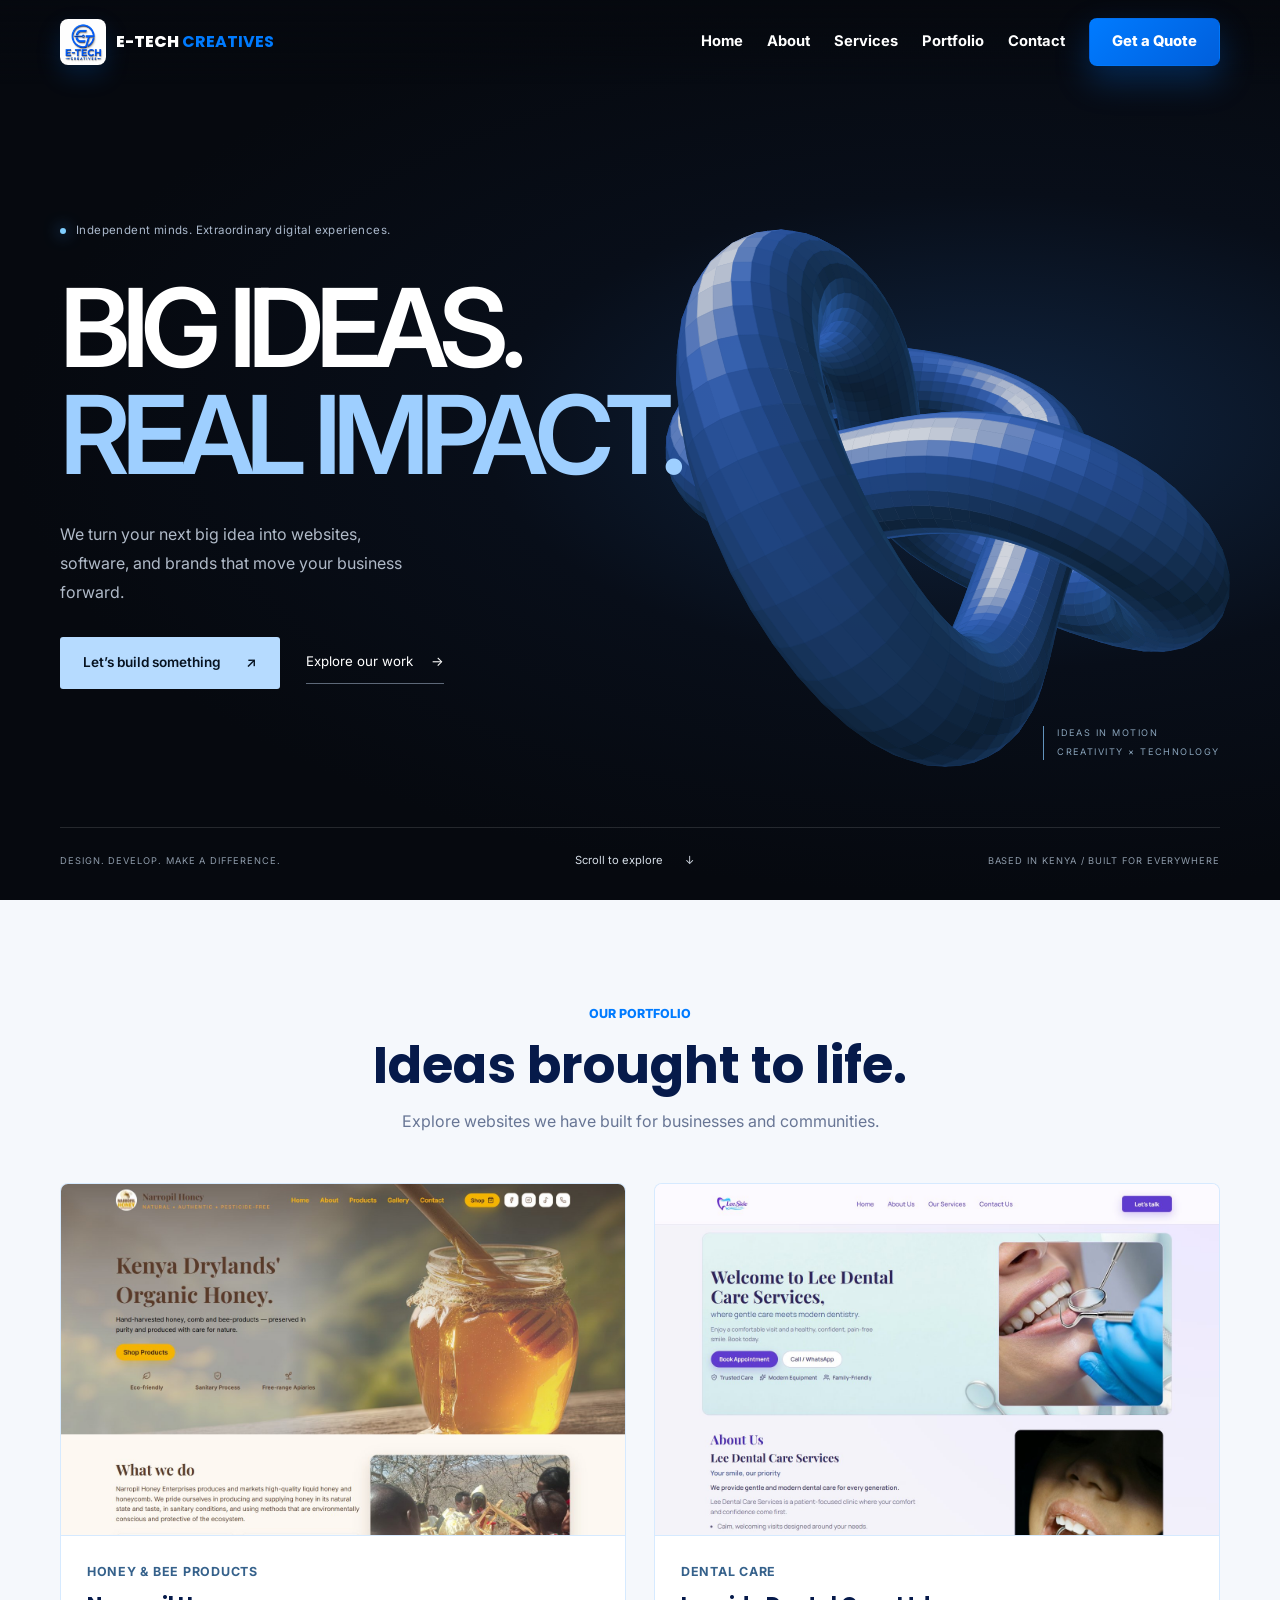
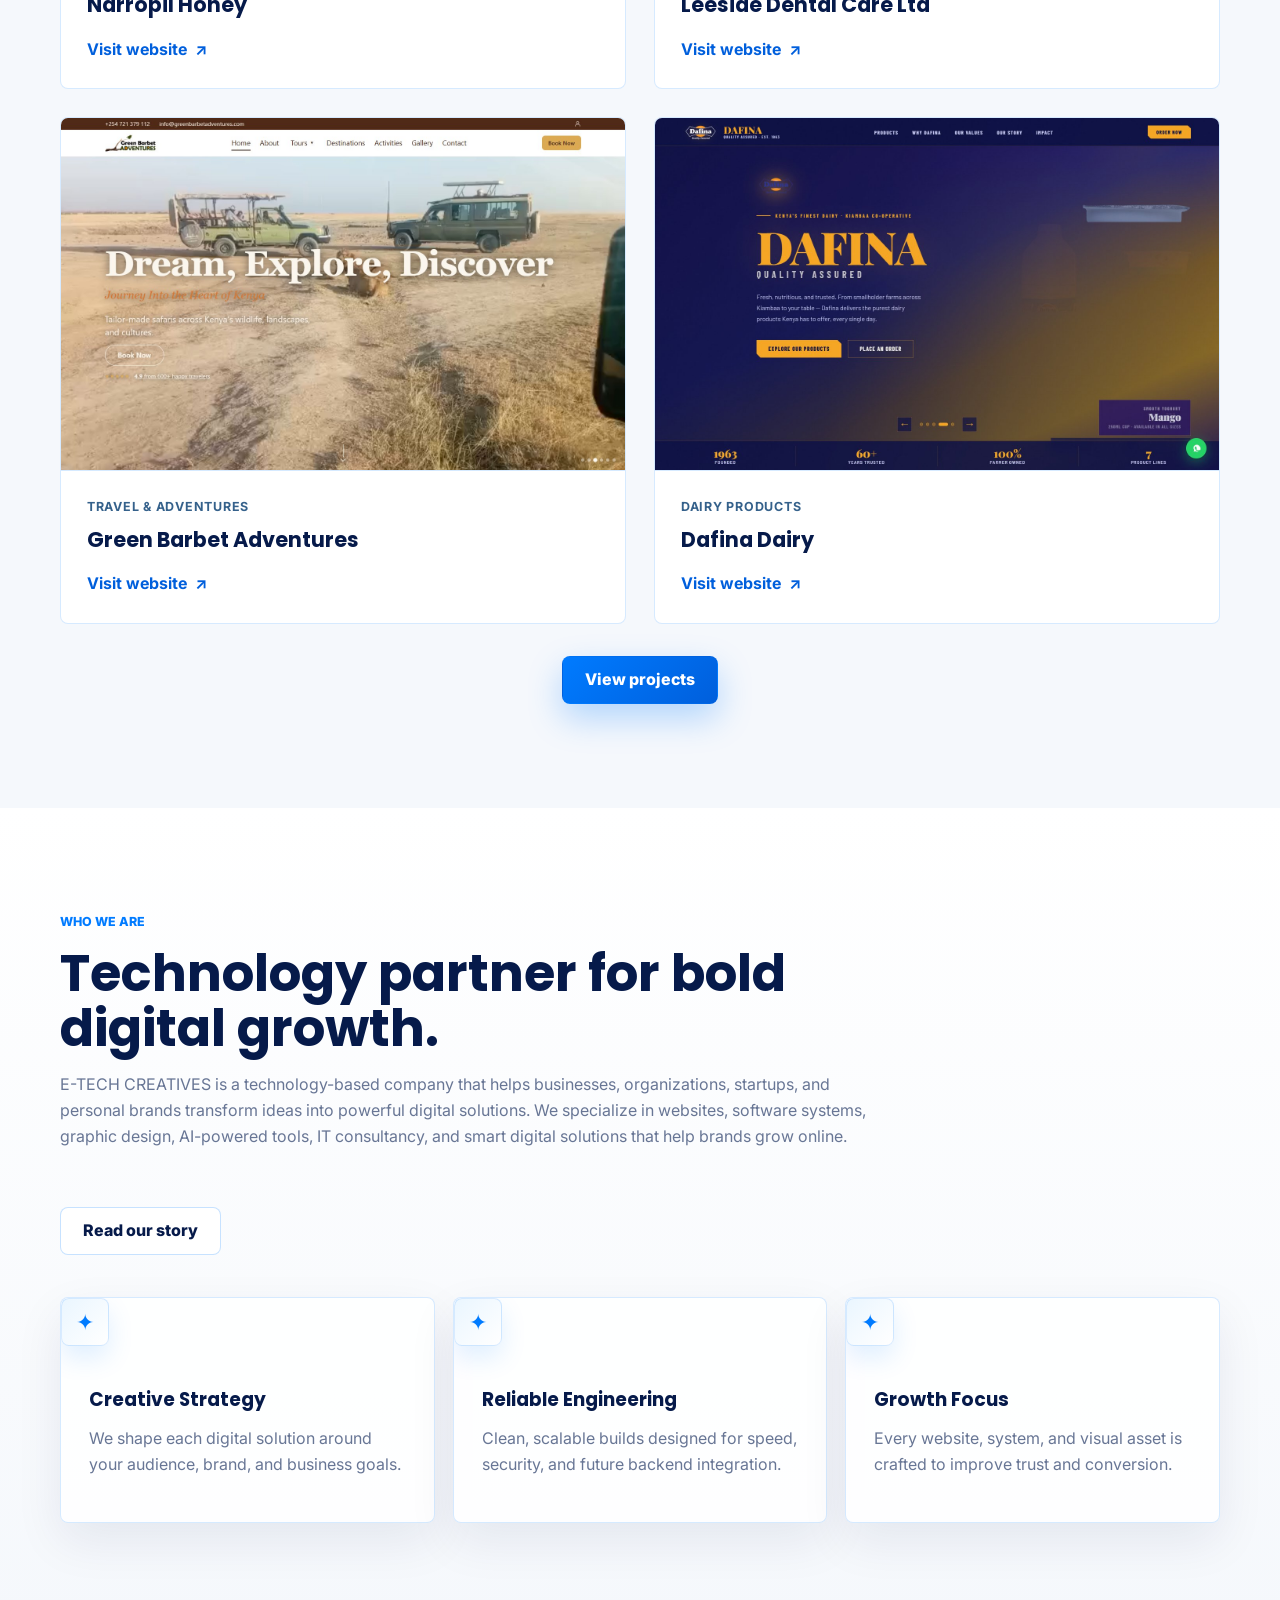
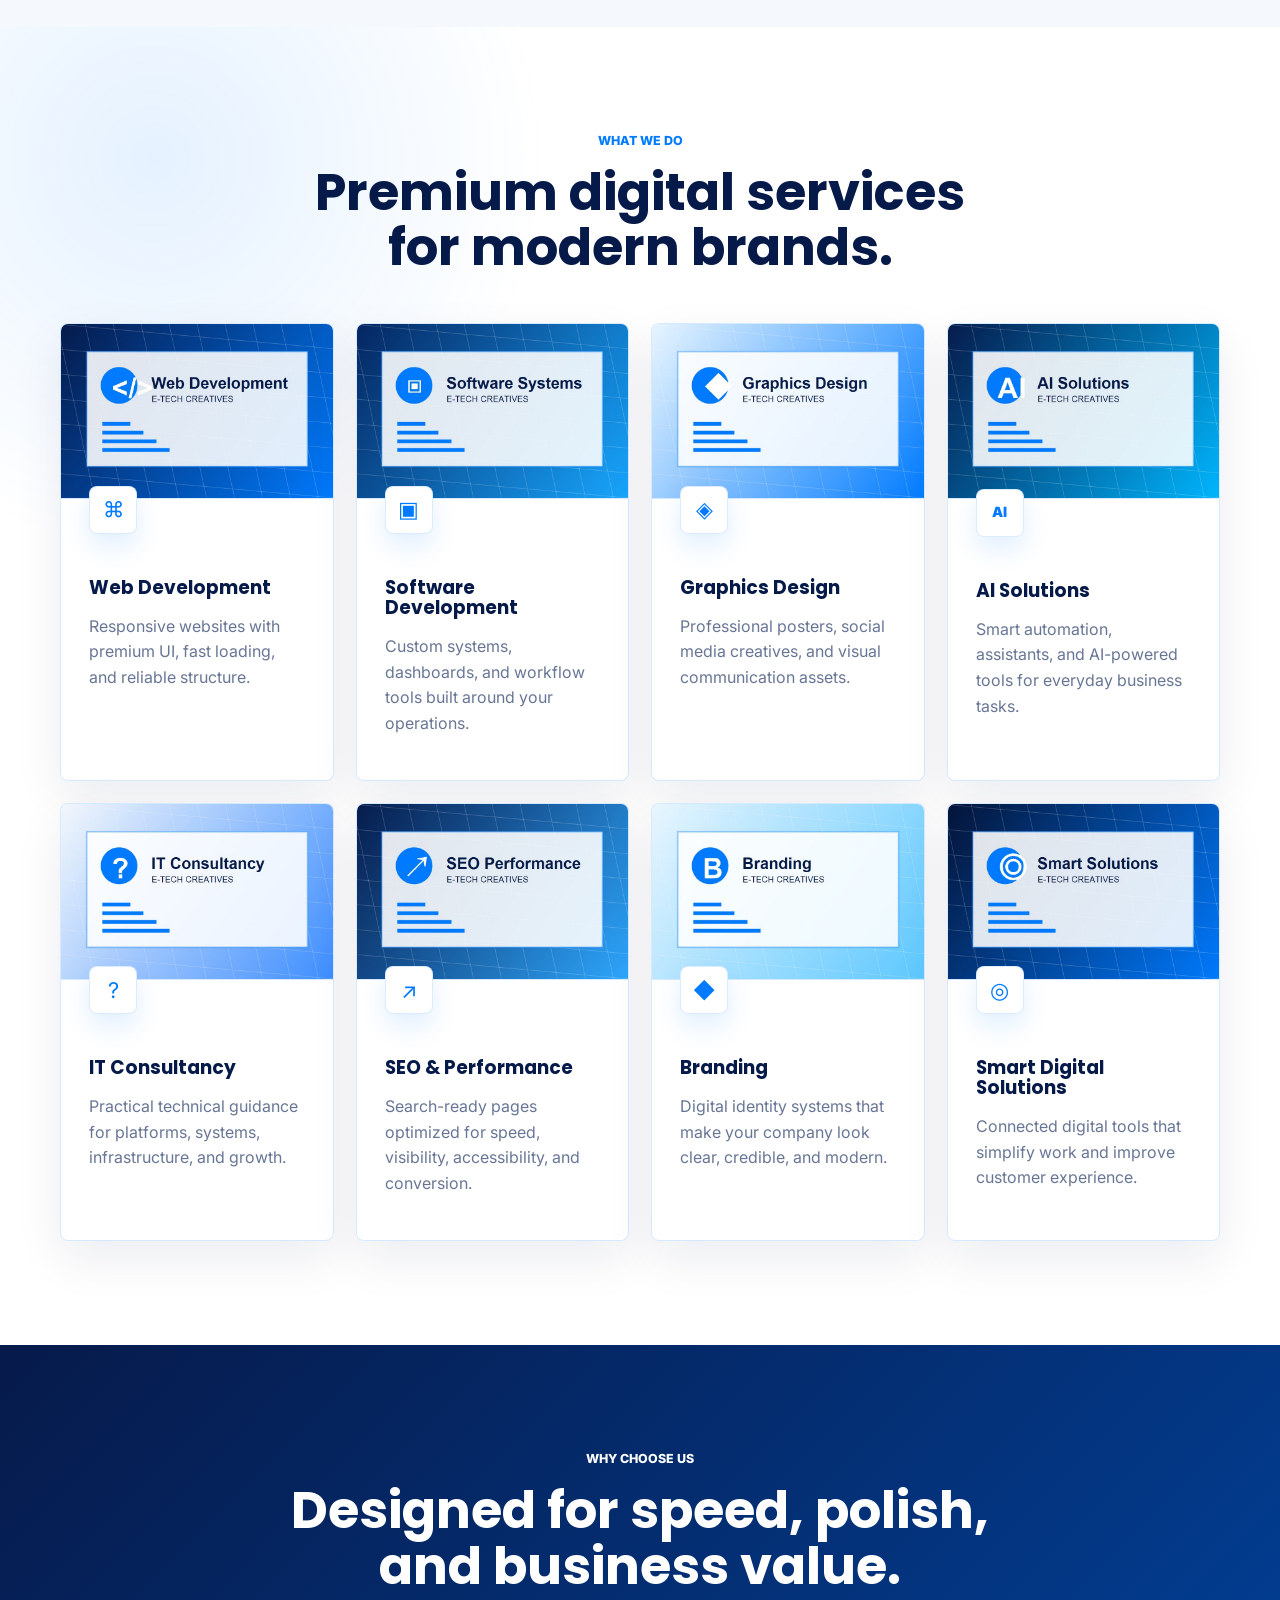
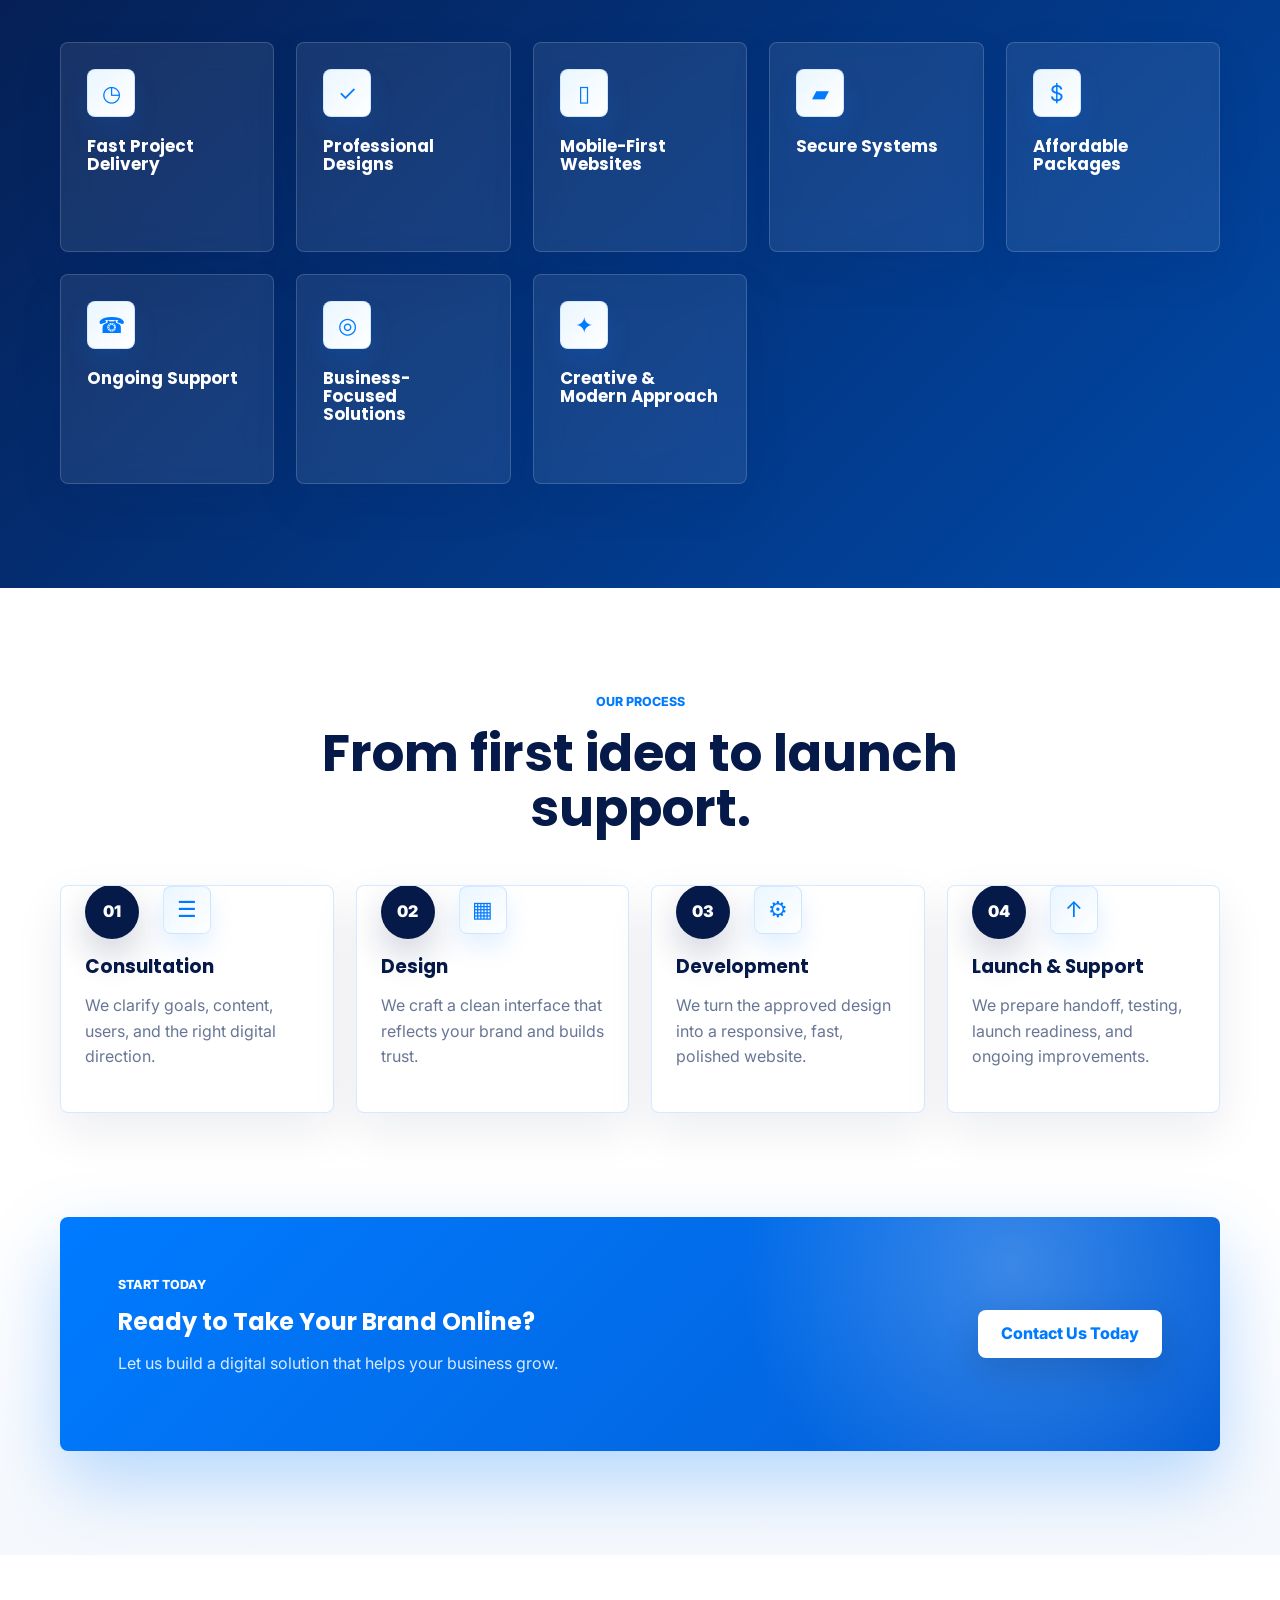
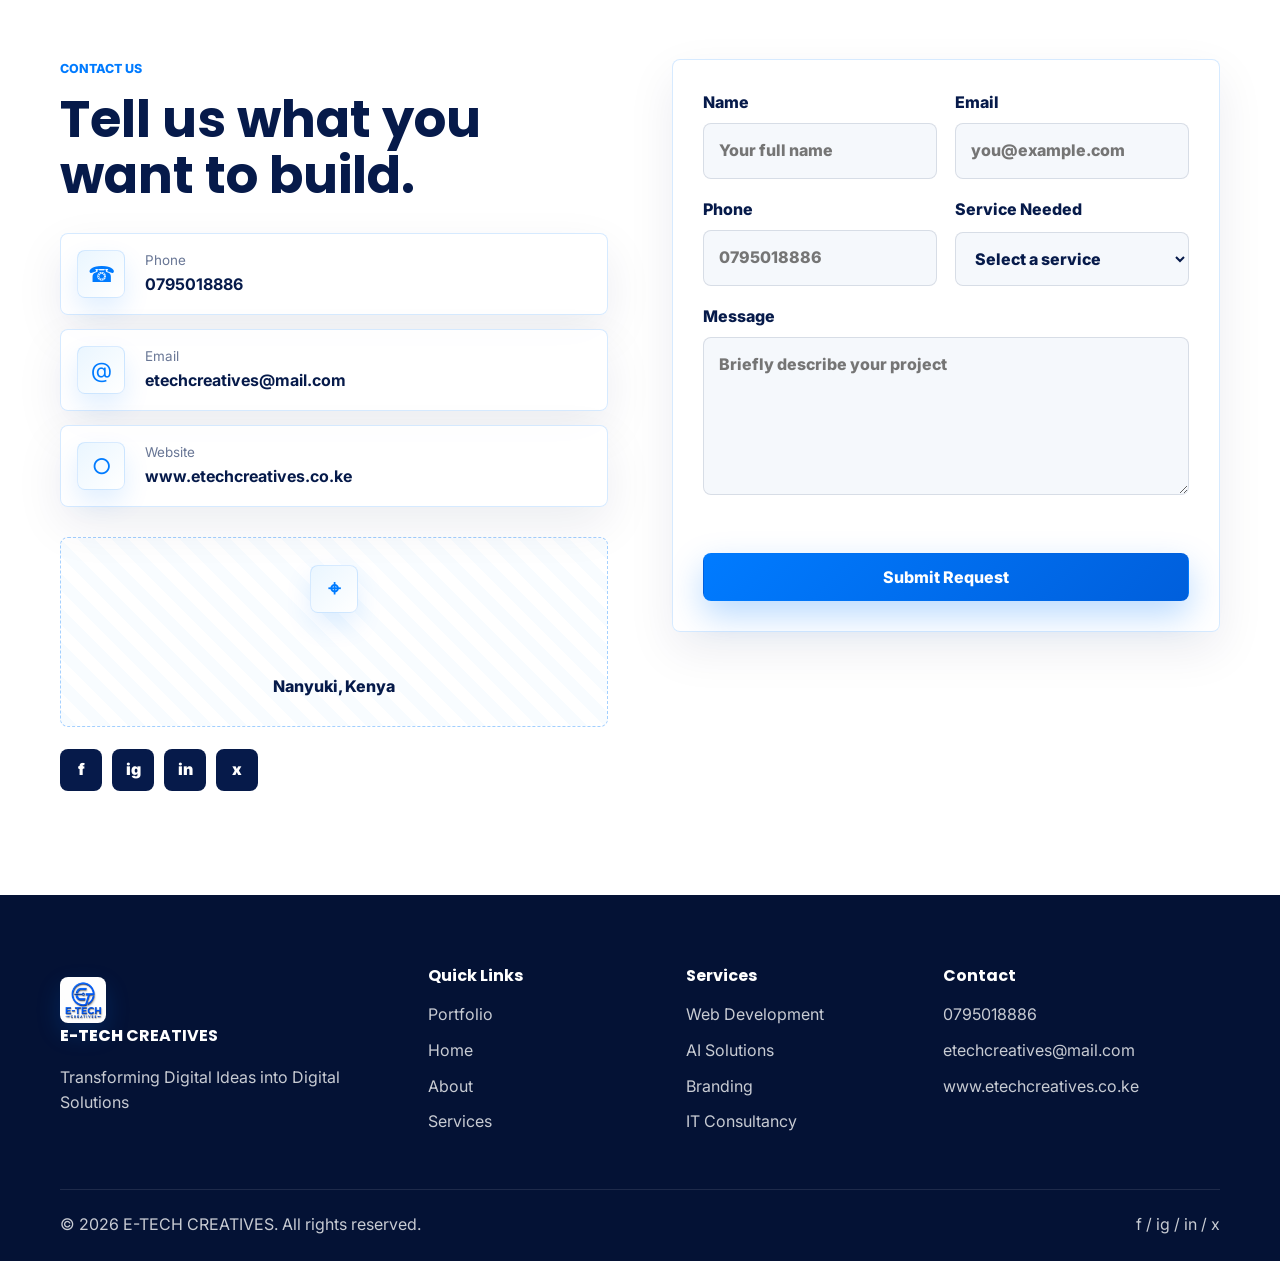
<file: index.html>
<!DOCTYPE html>
<html lang="en">
<head>
  <meta charset="UTF-8">
  <meta name="viewport" content="width=device-width, initial-scale=1.0">
  <meta name="description" content="E-TECH CREATIVES builds professional websites, software, AI tools, branding, and smart digital solutions for growing businesses.">
  <title>E-TECH CREATIVES | Digital Solutions</title>
  <link rel="canonical" href="https://etechcreatives.co.ke/">
  <link rel="preconnect" href="https://fonts.googleapis.com">
  <link rel="preconnect" href="https://fonts.gstatic.com" crossorigin>
  <link href="https://fonts.googleapis.com/css2?family=Inter:wght@400;500;600;700;800&family=Poppins:wght@600;700;800&display=swap" rel="stylesheet">
  <link rel="stylesheet" href="style.css">
</head>
<body>
  <header class="site-header" id="siteHeader">
    <nav class="navbar container" aria-label="Main navigation">
      <a class="brand" href="#home" aria-label="E-TECH CREATIVES home">
        <img src="assets/logo/new-logo.jpg" alt="E-TECH CREATIVES logo">
        <span>E-TECH <strong>CREATIVES</strong></span>
      </a>

      <button class="nav-toggle" id="navToggle" type="button" aria-label="Open navigation" aria-expanded="false">
        <span></span>
        <span></span>
        <span></span>
      </button>

      <div class="nav-menu" id="navMenu">
        <a href="#home">Home</a>
        <a href="about.html">About</a>
        <a href="#services">Services</a>
        <a href="#portfolio">Portfolio</a>
        <a href="#contact">Contact</a>
        <a class="nav-cta" href="#contact">Get a Quote</a>
      </div>
    </nav>
  </header>

  <main>
    <section class="hero hero-immersive" id="home" aria-labelledby="hero-title">
      <div class="container hero-stage">
        <div class="hero-intro"><span class="hero-live-dot" aria-hidden="true"></span> Independent minds. Extraordinary digital experiences.</div>
        <div class="hero-copy">
          <h1 id="hero-title">BIG IDEAS.<br><span>REAL IMPACT.</span></h1>
          <p class="hero-text">We turn your next big idea into websites, software, and brands that move your business forward.</p>
          <div class="hero-actions">
            <a class="btn btn-primary" href="#contact">Let’s build something <span aria-hidden="true">&#8599;</span></a>
            <a class="hero-work-link" href="#portfolio">Explore our work <span aria-hidden="true">&#8594;</span></a>
          </div>
        </div>
        <div class="hero-art" aria-hidden="true"><canvas id="heroSculpture"></canvas></div>
        <div class="hero-art-caption" aria-hidden="true"><span>IDEAS IN MOTION</span><span>CREATIVITY × TECHNOLOGY</span></div>
        <div class="hero-bottom"><span>DESIGN. DEVELOP. MAKE A DIFFERENCE.</span><a href="#portfolio">Scroll to explore <span aria-hidden="true">&#8595;</span></a><span>BASED IN KENYA / BUILT FOR EVERYWHERE</span></div>
      </div>
    </section>
    <section class="portfolio section-pad" id="portfolio" aria-labelledby="portfolio-title">
      <div class="container">
        <div class="section-heading reveal">
          <p class="eyebrow">Our Portfolio</p>
          <h2 id="portfolio-title">Ideas brought to life.</h2>
          <p>Explore websites we have built for businesses and communities.</p>
        </div>
        <div class="portfolio-grid">
          <article class="portfolio-card reveal">
            <a class="portfolio-link" href="https://narropilhoney.co.ke/" target="_blank" rel="noopener noreferrer" aria-label="Visit Narropil Honey website (opens in a new tab)">
              <img class="portfolio-preview" src="assets/images/portfolio/narropil-honey.jpg" alt="Narropil Honey homepage hero preview" width="1440" height="900" loading="lazy" decoding="async">
              <div class="portfolio-details">
                <p class="portfolio-status">Honey &amp; bee products</p>
                <h3>Narropil Honey</h3>
                <span class="portfolio-visit">Visit website <span aria-hidden="true">&#8599;</span></span>
              </div>
            </a>
          </article>
          <article class="portfolio-card reveal">
            <a class="portfolio-link" href="https://leesidedentalcareltd.co.ke/" target="_blank" rel="noopener noreferrer" aria-label="Visit Leeside Dental Care Ltd website (opens in a new tab)">
              <img class="portfolio-preview" src="assets/images/portfolio/leeside-dental.jpg" alt="Leeside Dental Care Ltd homepage hero preview" width="1440" height="900" loading="lazy" decoding="async">
              <div class="portfolio-details">
                <p class="portfolio-status">Dental care</p>
                <h3>Leeside Dental Care Ltd</h3>
                <span class="portfolio-visit">Visit website <span aria-hidden="true">&#8599;</span></span>
              </div>
            </a>
          </article>
          <article class="portfolio-card reveal">
            <a class="portfolio-link" href="https://www.greenbarbetadventures.com/" target="_blank" rel="noopener noreferrer" aria-label="Visit Green Barbet Adventures website (opens in a new tab)">
              <img class="portfolio-preview" src="assets/images/portfolio/greenbarbet-adventures.jpg" alt="Green Barbet Adventures homepage hero preview" width="1440" height="900" loading="lazy" decoding="async">
              <div class="portfolio-details">
                <p class="portfolio-status">Travel &amp; adventures</p>
                <h3>Green Barbet Adventures</h3>
                <span class="portfolio-visit">Visit website <span aria-hidden="true">&#8599;</span></span>
              </div>
            </a>
          </article>
          <article class="portfolio-card">
            <a class="portfolio-link" href="https://www.dafina.co.ke/" target="_blank" rel="noopener noreferrer" aria-label="Visit Dafina Dairy website (opens in a new tab)">
              <img class="portfolio-preview" src="assets/images/portfolio/dafina.jpg" alt="Dafina Dairy homepage hero preview" width="1440" height="900" loading="lazy" decoding="async">
              <div class="portfolio-details">
                <p class="portfolio-status">Dairy products</p>
                <h3>Dafina Dairy</h3>
                <span class="portfolio-visit">Visit website <span aria-hidden="true">&#8599;</span></span>
              </div>
            </a>
          </article>
        </div>
        <div class="portfolio-grid portfolio-more" id="portfolioMore" hidden>
          <article class="portfolio-card">
            <a class="portfolio-link" href="https://namelokselfhelpwomengroup.co.ke/" target="_blank" rel="noopener noreferrer" aria-label="Visit Namelok Self Help Women Group website (opens in a new tab)">
              <img class="portfolio-preview" src="assets/images/portfolio/namelok.jpg" alt="Namelok Self Help Women Group homepage hero preview" width="1440" height="900" loading="lazy" decoding="async">
              <div class="portfolio-details">
                <p class="portfolio-status">Website</p>
                <h3>Namelok Self Help Women Group</h3>
                <span class="portfolio-visit">Visit website <span aria-hidden="true">&#8599;</span></span>
              </div>
            </a>
          </article>
          <article class="portfolio-card">
            <a class="portfolio-link" href="https://clengo.co.uk/" target="_blank" rel="noopener noreferrer" aria-label="Visit Clengo website (opens in a new tab)">
              <img class="portfolio-preview" src="assets/images/portfolio/clengo.jpg" alt="Clengo homepage hero preview" width="1440" height="900" loading="lazy" decoding="async">
              <div class="portfolio-details">
                <p class="portfolio-status">Website</p>
                <h3>Clengo</h3>
                <span class="portfolio-visit">Visit website <span aria-hidden="true">&#8599;</span></span>
              </div>
            </a>
          </article>
          <article class="portfolio-card">
            <a class="portfolio-link" href="http://kinglaiso.co.ke/" target="_blank" rel="noopener noreferrer" aria-label="Visit King Laiso website (opens in a new tab)">
              <img class="portfolio-preview" src="assets/images/portfolio/kinglaiso.jpg" alt="King Laiso homepage hero preview" width="1440" height="900" loading="lazy" decoding="async">
              <div class="portfolio-details">
                <p class="portfolio-status">Website</p>
                <h3>King Laiso</h3>
                <span class="portfolio-visit">Visit website <span aria-hidden="true">&#8599;</span></span>
              </div>
            </a>
          </article>
          <article class="portfolio-card">
            <a class="portfolio-link" href="https://domishops.co.ke/" target="_blank" rel="noopener noreferrer" aria-label="Visit DomiShops website (opens in a new tab)">
              <img class="portfolio-preview" src="assets/images/portfolio/domishops.jpg" alt="DomiShops homepage hero preview" width="1440" height="900" loading="lazy" decoding="async">
              <div class="portfolio-details">
                <p class="portfolio-status">Website</p>
                <h3>DomiShops</h3>
                <span class="portfolio-visit">Visit website <span aria-hidden="true">&#8599;</span></span>
              </div>
            </a>
          </article>
        </div>
        <div class="portfolio-actions">
          <button class="btn btn-primary" id="portfolioToggle" type="button" aria-expanded="false" aria-controls="portfolioMore">View projects</button>
        </div>
      </div>
    </section>
    <section class="about section-pad" id="about">
      <div class="container split-layout">
        <div class="section-copy reveal">
          <p class="eyebrow">Who We Are</p>
          <h2>Technology partner for bold digital growth.</h2>
          <p>E-TECH CREATIVES is a technology-based company that helps businesses, organizations, startups, and personal brands transform ideas into powerful digital solutions. We specialize in websites, software systems, graphic design, AI-powered tools, IT consultancy, and smart digital solutions that help brands grow online.</p>
        </div>
        <a class="btn btn-secondary about-story-link" href="about.html">Read our story</a>
        <div class="about-card-grid reveal">
          <article class="insight-card">
            <i data-icon="spark"></i>
            <h3>Creative Strategy</h3>
            <p>We shape each digital solution around your audience, brand, and business goals.</p>
          </article>
          <article class="insight-card">
            <i data-icon="code"></i>
            <h3>Reliable Engineering</h3>
            <p>Clean, scalable builds designed for speed, security, and future backend integration.</p>
          </article>
          <article class="insight-card wide">
            <i data-icon="growth"></i>
            <h3>Growth Focus</h3>
            <p>Every website, system, and visual asset is crafted to improve trust and conversion.</p>
          </article>
        </div>
      </div>
    </section>

    <section class="services section-pad" id="services">
      <div class="container">
        <div class="section-heading reveal">
          <p class="eyebrow">What We Do</p>
          <h2>Premium digital services for modern brands.</h2>
        </div>
        <div class="card-grid services-grid">
          <article class="service-card reveal"><img src="assets/images/service-web.jpg" alt="Web development digital interface"><i data-icon="web"></i><h3>Web Development</h3><p>Responsive websites with premium UI, fast loading, and reliable structure.</p></article>
          <article class="service-card reveal"><img src="assets/images/service-software.jpg" alt="Software dashboard and system interface"><i data-icon="software"></i><h3>Software Development</h3><p>Custom systems, dashboards, and workflow tools built around your operations.</p></article>
          <article class="service-card reveal"><img src="assets/images/service-graphics.jpg" alt="Graphics design creative workspace"><i data-icon="design"></i><h3>Graphics Design</h3><p>Professional posters, social media creatives, and visual communication assets.</p></article>
          <article class="service-card reveal"><img src="assets/images/service-ai.jpg" alt="AI solutions technology visual"><i data-icon="ai"></i><h3>AI Solutions</h3><p>Smart automation, assistants, and AI-powered tools for everyday business tasks.</p></article>
          <article class="service-card reveal"><img src="assets/images/service-consultancy.jpg" alt="IT consultancy strategy visual"><i data-icon="consult"></i><h3>IT Consultancy</h3><p>Practical technical guidance for platforms, systems, infrastructure, and growth.</p></article>
          <article class="service-card reveal"><img src="assets/images/service-seo.jpg" alt="SEO performance analytics visual"><i data-icon="speed"></i><h3>SEO &amp; Performance</h3><p>Search-ready pages optimized for speed, visibility, accessibility, and conversion.</p></article>
          <article class="service-card reveal"><img src="assets/images/service-branding.jpg" alt="Branding identity visual"><i data-icon="brand"></i><h3>Branding</h3><p>Digital identity systems that make your company look clear, credible, and modern.</p></article>
          <article class="service-card reveal"><img src="assets/images/service-smart.jpg" alt="Smart digital solutions connected systems visual"><i data-icon="smart"></i><h3>Smart Digital Solutions</h3><p>Connected digital tools that simplify work and improve customer experience.</p></article>
        </div>
      </div>
    </section>
    <section class="why section-pad" id="why-us">
      <div class="container">
        <div class="section-heading reveal">
          <p class="eyebrow">Why Choose Us</p>
          <h2>Designed for speed, polish, and business value.</h2>
        </div>
        <div class="card-grid why-grid">
          <article class="why-card reveal"><i data-icon="time"></i><h3>Fast Project Delivery</h3></article>
          <article class="why-card reveal"><i data-icon="pro"></i><h3>Professional Designs</h3></article>
          <article class="why-card reveal"><i data-icon="mobile"></i><h3>Mobile-First Websites</h3></article>
          <article class="why-card reveal"><i data-icon="lock"></i><h3>Secure Systems</h3></article>
          <article class="why-card reveal"><i data-icon="value"></i><h3>Affordable Packages</h3></article>
          <article class="why-card reveal"><i data-icon="support"></i><h3>Ongoing Support</h3></article>
          <article class="why-card reveal"><i data-icon="target"></i><h3>Business-Focused Solutions</h3></article>
          <article class="why-card reveal"><i data-icon="modern"></i><h3>Creative &amp; Modern Approach</h3></article>
        </div>
      </div>
    </section>

    <section class="process section-pad">
      <div class="container">
        <div class="section-heading reveal">
          <p class="eyebrow">Our Process</p>
          <h2>From first idea to launch support.</h2>
        </div>
        <div class="process-track">
          <article class="process-step reveal"><span>01</span><i data-icon="chat"></i><h3>Consultation</h3><p>We clarify goals, content, users, and the right digital direction.</p></article>
          <article class="process-step reveal"><span>02</span><i data-icon="layout"></i><h3>Design</h3><p>We craft a clean interface that reflects your brand and builds trust.</p></article>
          <article class="process-step reveal"><span>03</span><i data-icon="build"></i><h3>Development</h3><p>We turn the approved design into a responsive, fast, polished website.</p></article>
          <article class="process-step reveal"><span>04</span><i data-icon="rocket"></i><h3>Launch &amp; Support</h3><p>We prepare handoff, testing, launch readiness, and ongoing improvements.</p></article>
        </div>
      </div>
    </section>

    <section class="cta-section">
      <div class="container">
        <div class="cta-box reveal">
          <div>
            <p class="eyebrow">Start Today</p>
            <h2>Ready to Take Your Brand Online?</h2>
            <p>Let us build a digital solution that helps your business grow.</p>
          </div>
          <a class="btn btn-light" href="#contact">Contact Us Today</a>
        </div>
      </div>
    </section>

    <section class="contact section-pad" id="contact">
      <div class="container contact-layout">
        <div class="contact-info reveal">
          <p class="eyebrow">Contact Us</p>
          <h2>Tell us what you want to build.</h2>
          <div class="contact-cards">
            <a href="tel:0795018886"><i data-icon="phone"></i><span>Phone</span><strong>0795018886</strong></a>
            <a href="mailto:etechcreatives@mail.com"><i data-icon="mail"></i><span>Email</span><strong>etechcreatives@mail.com</strong></a>
            <a href="https://www.etechcreatives.co.ke"><i data-icon="globe"></i><span>Website</span><strong>www.etechcreatives.co.ke</strong></a>
          </div>
          <div class="map-placeholder">
            <i data-icon="pin"></i>
            <span>Nanyuki, Kenya</span>
          </div>
          <div class="socials" aria-label="Social links">
            <a href="#" aria-label="Facebook">f</a>
            <a href="#" aria-label="Instagram">ig</a>
            <a href="#" aria-label="LinkedIn">in</a>
            <a href="#" aria-label="X">x</a>
          </div>
        </div>

        <form class="contact-form reveal" id="contactForm" novalidate>
          <label>Name<input type="text" name="name" placeholder="Your full name" required></label>
          <label>Email<input type="email" name="email" placeholder="you@example.com" required></label>
          <label>Phone<input type="tel" name="phone" placeholder="0795018886" required></label>
          <label>Service Needed
            <select name="service" required>
              <option value="">Select a service</option>
              <option>Web Development</option>
              <option>Software Development</option>
              <option>Graphics Design</option>
              <option>AI Solutions</option>
              <option>IT Consultancy</option>
              <option>SEO & Performance</option>
              <option>Branding</option>
              <option>Smart Digital Solutions</option>
            </select>
          </label>
          <label class="full">Message<textarea name="message" rows="5" placeholder="Briefly describe your project" required></textarea></label>
          <p class="form-message" id="formMessage" role="status" aria-live="polite"></p>
          <button class="btn btn-primary full" type="submit">Submit Request</button>
        </form>
      </div>
    </section>
  </main>

  <footer class="site-footer">
    <div class="container footer-grid">
      <div>
        <a class="brand footer-brand" href="#home">
          <img src="assets/logo/new-logo.jpg" alt="E-TECH CREATIVES logo">
          <span>E-TECH <strong>CREATIVES</strong></span>
        </a>
        <p>Transforming Digital Ideas into Digital Solutions</p>
      </div>
      <div>
        <h3>Quick Links</h3>
        <a href="#portfolio">Portfolio</a>
        <a href="#home">Home</a>
        <a href="about.html">About</a>
        <a href="#services">Services</a>
      </div>
      <div>
        <h3>Services</h3>
        <a href="#services">Web Development</a>
        <a href="#services">AI Solutions</a>
        <a href="#services">Branding</a>
        <a href="#services">IT Consultancy</a>
      </div>
      <div>
        <h3>Contact</h3>
        <a href="tel:0795018886">0795018886</a>
        <a href="mailto:etechcreatives@mail.com">etechcreatives@mail.com</a>
        <a href="https://www.etechcreatives.co.ke">www.etechcreatives.co.ke</a>
      </div>
    </div>
    <div class="container footer-bottom">
      <span>&copy; <span id="year"></span> E-TECH CREATIVES. All rights reserved.</span>
      <span class="footer-socials">f / ig / in / x</span>
    </div>
  </footer>

  <button class="back-to-top" id="backToTop" type="button" aria-label="Back to top">&#8593;</button>
  <script src="script.js"></script>
</body>
</html>
</file>
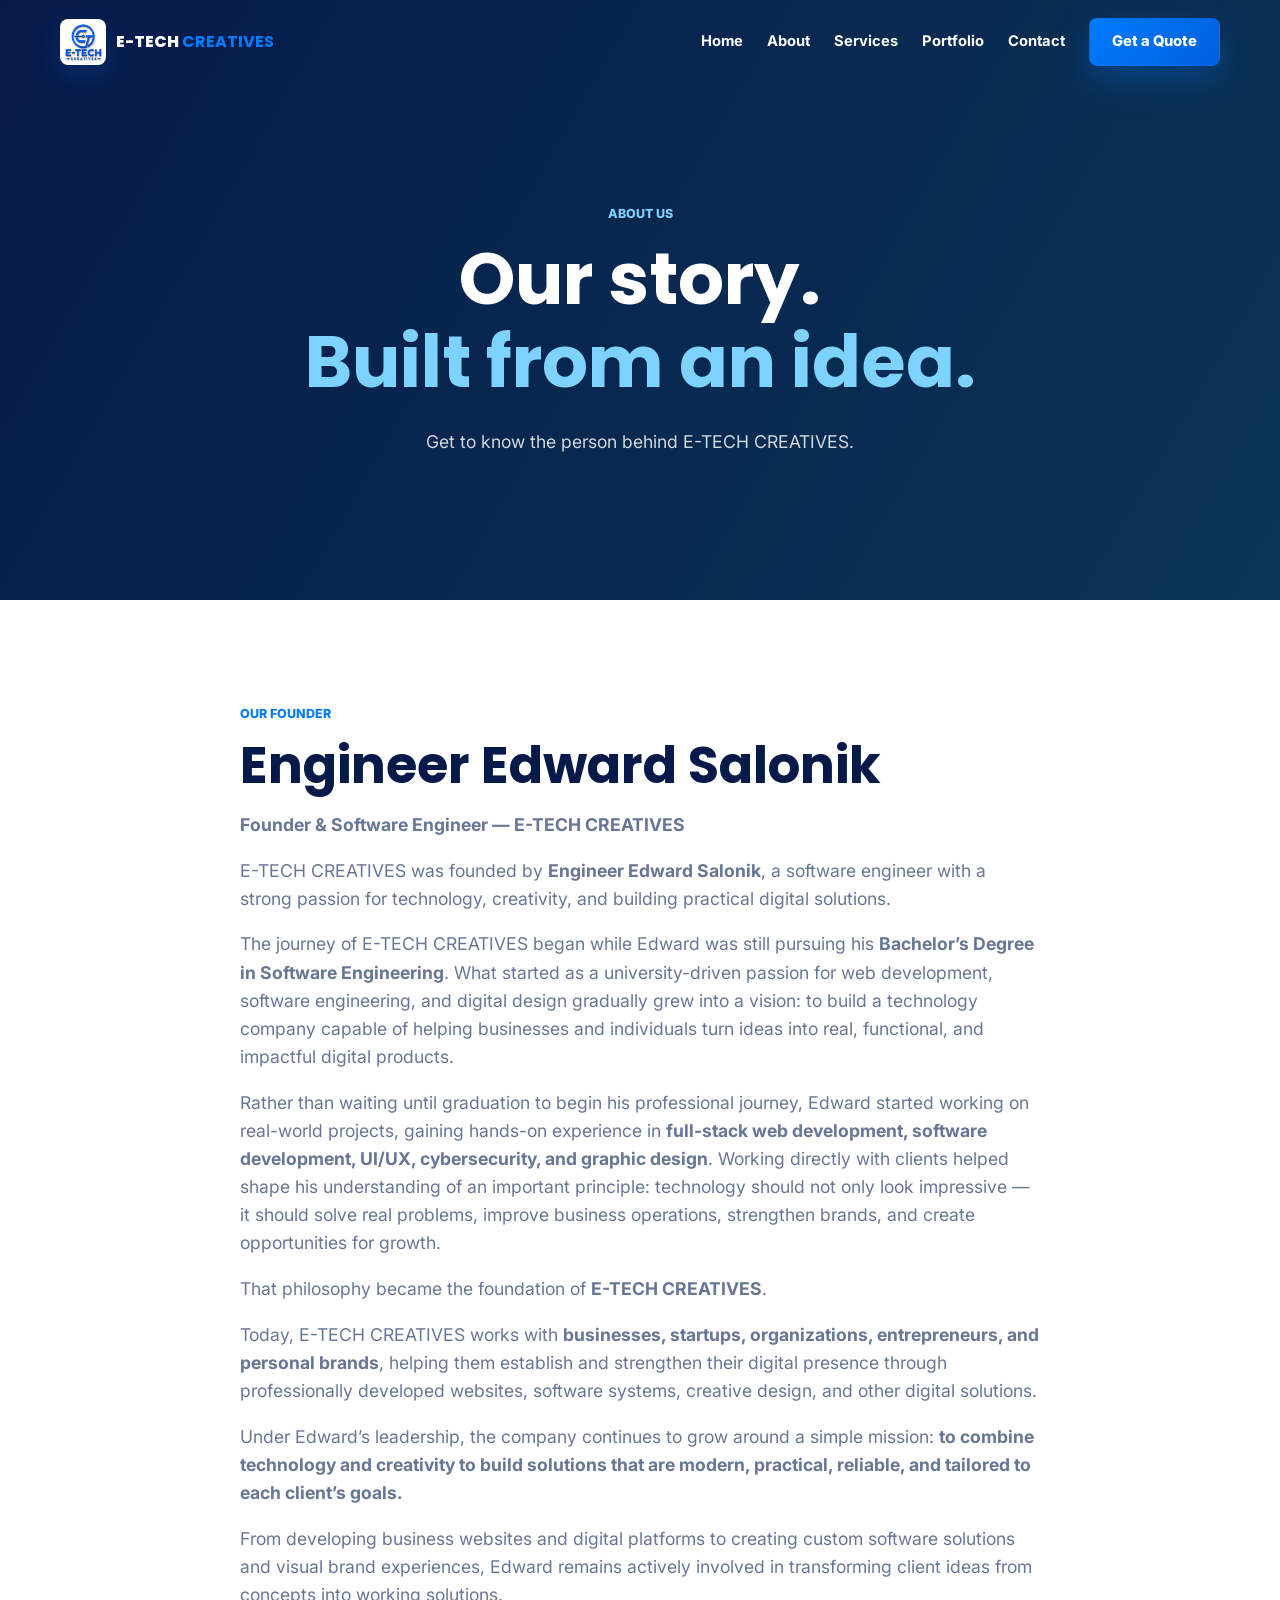
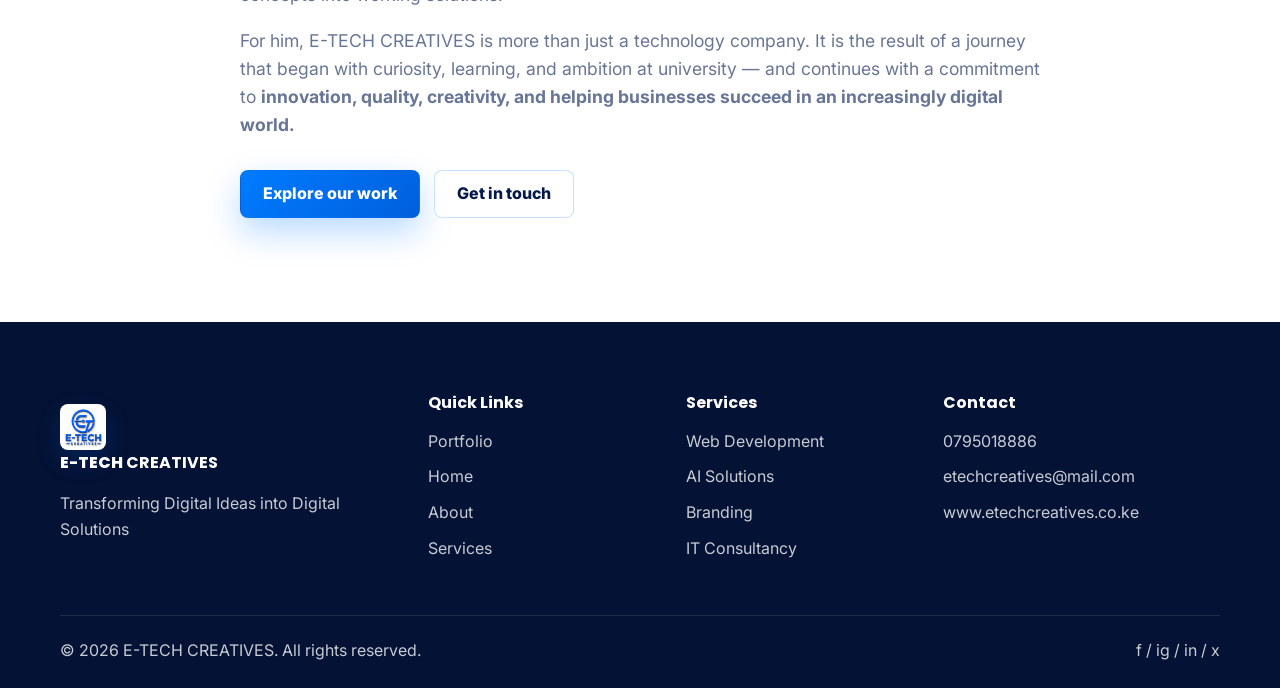
<file: about.html>
<!DOCTYPE html>
<html lang="en">
<head>
  <meta charset="UTF-8">
  <meta name="viewport" content="width=device-width, initial-scale=1.0">
  <meta name="description" content="Discover the story of E-TECH CREATIVES, founded by Engineer Edward Salonik while pursuing his bachelor's degree in software engineering.">
  <title>About Us | E-TECH CREATIVES</title>
  <link rel="canonical" href="https://etechcreatives.co.ke/about.html">
  <link rel="preconnect" href="https://fonts.googleapis.com">
  <link rel="preconnect" href="https://fonts.gstatic.com" crossorigin>
  <link href="https://fonts.googleapis.com/css2?family=Inter:wght@400;500;600;700;800&family=Poppins:wght@600;700;800&display=swap" rel="stylesheet">
  <link rel="stylesheet" href="style.css">
</head>
<body>
  <header class="site-header" id="siteHeader">
    <nav class="navbar container" aria-label="Main navigation">
      <a class="brand" href="index.html#home" aria-label="E-TECH CREATIVES home">
        <img src="assets/logo/new-logo.jpg" alt="E-TECH CREATIVES logo">
        <span>E-TECH <strong>CREATIVES</strong></span>
      </a>

      <button class="nav-toggle" id="navToggle" type="button" aria-label="Open navigation" aria-expanded="false">
        <span></span>
        <span></span>
        <span></span>
      </button>

      <div class="nav-menu" id="navMenu">
        <a href="index.html#home">Home</a>
        <a href="about.html" aria-current="page">About</a>
        <a href="index.html#services">Services</a>
        <a href="index.html#portfolio">Portfolio</a>
        <a href="index.html#contact">Contact</a>
        <a class="nav-cta" href="index.html#contact">Get a Quote</a>
      </div>
    </nav>
  </header>

  <main>
    <section class="hero hero-simple section-pad" aria-labelledby="about-title">
      <div class="container">
        <div class="hero-copy">
          <p class="eyebrow">About us</p>
          <h1 id="about-title">Our story. <span>Built from an idea.</span></h1>
          <p class="hero-text">Get to know the person behind E-TECH CREATIVES.</p>
        </div>
      </div>
    </section>
    <section class="section-pad" aria-labelledby="founder-title">
      <div class="container founder-story">
        <p class="eyebrow">Our founder</p>
        <h2 id="founder-title">Engineer Edward Salonik</h2>
        <p class="founder-role"><strong>Founder &amp; Software Engineer &mdash; E-TECH CREATIVES</strong></p>
        <p>E-TECH CREATIVES was founded by <strong>Engineer Edward Salonik</strong>, a software engineer with a strong passion for technology, creativity, and building practical digital solutions.</p>
        <p>The journey of E-TECH CREATIVES began while Edward was still pursuing his <strong>Bachelor&rsquo;s Degree in Software Engineering</strong>. What started as a university-driven passion for web development, software engineering, and digital design gradually grew into a vision: to build a technology company capable of helping businesses and individuals turn ideas into real, functional, and impactful digital products.</p>
        <p>Rather than waiting until graduation to begin his professional journey, Edward started working on real-world projects, gaining hands-on experience in <strong>full-stack web development, software development, UI/UX, cybersecurity, and graphic design</strong>. Working directly with clients helped shape his understanding of an important principle: technology should not only look impressive &mdash; it should solve real problems, improve business operations, strengthen brands, and create opportunities for growth.</p>
        <p>That philosophy became the foundation of <strong>E-TECH CREATIVES</strong>.</p>
        <p>Today, E-TECH CREATIVES works with <strong>businesses, startups, organizations, entrepreneurs, and personal brands</strong>, helping them establish and strengthen their digital presence through professionally developed websites, software systems, creative design, and other digital solutions.</p>
        <p>Under Edward&rsquo;s leadership, the company continues to grow around a simple mission: <strong>to combine technology and creativity to build solutions that are modern, practical, reliable, and tailored to each client&rsquo;s goals.</strong></p>
        <p>From developing business websites and digital platforms to creating custom software solutions and visual brand experiences, Edward remains actively involved in transforming client ideas from concepts into working solutions.</p>
        <p>For him, E-TECH CREATIVES is more than just a technology company. It is the result of a journey that began with curiosity, learning, and ambition at university &mdash; and continues with a commitment to <strong>innovation, quality, creativity, and helping businesses succeed in an increasingly digital world.</strong></p>
        <div class="hero-actions">
          <a class="btn btn-primary" href="index.html#portfolio">Explore our work</a>
          <a class="btn btn-secondary" href="index.html#contact">Get in touch</a>
        </div>
      </div>
    </section>
  </main>

  <footer class="site-footer">
    <div class="container footer-grid">
      <div>
        <a class="brand footer-brand" href="index.html#home">
          <img src="assets/logo/new-logo.jpg" alt="E-TECH CREATIVES logo">
          <span>E-TECH <strong>CREATIVES</strong></span>
        </a>
        <p>Transforming Digital Ideas into Digital Solutions</p>
      </div>
      <div>
        <h3>Quick Links</h3>
        <a href="index.html#portfolio">Portfolio</a>
        <a href="index.html#home">Home</a>
        <a href="about.html">About</a>
        <a href="index.html#services">Services</a>
      </div>
      <div>
        <h3>Services</h3>
        <a href="index.html#services">Web Development</a>
        <a href="index.html#services">AI Solutions</a>
        <a href="index.html#services">Branding</a>
        <a href="index.html#services">IT Consultancy</a>
      </div>
      <div>
        <h3>Contact</h3>
        <a href="tel:0795018886">0795018886</a>
        <a href="mailto:etechcreatives@mail.com">etechcreatives@mail.com</a>
        <a href="https://www.etechcreatives.co.ke">www.etechcreatives.co.ke</a>
      </div>
    </div>
    <div class="container footer-bottom">
      <span>&copy; <span id="year"></span> E-TECH CREATIVES. All rights reserved.</span>
      <span class="footer-socials">f / ig / in / x</span>
    </div>
  </footer>

  <button class="back-to-top" id="backToTop" type="button" aria-label="Back to top">&#8593;</button>
  <script src="script.js"></script>
</body>
</html>
</file>
<file: style.css>
:root {
  --navy: #061A4A;
  --blue: #007BFF;
  --blue-2: #18A7FF;
  --light-blue: #EAF6FF;
  --white: #FFFFFF;
  --soft: #F5F8FC;
  --text: #14244D;
  --muted: #687695;
  --line: rgba(0, 123, 255, 0.16);
  --shadow: 0 24px 70px rgba(6, 26, 74, 0.14);
  --radius: 8px;
}

* {
  box-sizing: border-box;
}

html {
  scroll-behavior: smooth;
}

body {
  margin: 0;
  font-family: "Inter", Arial, sans-serif;
  color: var(--text);
  background: var(--white);
  line-height: 1.6;
}

body.menu-open {
  overflow: hidden;
}

img {
  display: block;
  max-width: 100%;
}

a {
  color: inherit;
  text-decoration: none;
}

button,
input,
select,
textarea {
  font: inherit;
}

.container {
  width: min(1160px, calc(100% - 40px));
  margin: 0 auto;
}

.section-pad {
  padding: 104px 0;
}

.site-header {
  position: fixed;
  inset: 0 0 auto;
  z-index: 50;
  transition: background 0.25s ease, box-shadow 0.25s ease, padding 0.25s ease;
}

.site-header.scrolled,
.site-header.menu-active {
  background: rgba(255, 255, 255, 0.92);
  box-shadow: 0 14px 38px rgba(6, 26, 74, 0.1);
  backdrop-filter: blur(18px);
}

.navbar {
  min-height: 84px;
  display: flex;
  align-items: center;
  justify-content: space-between;
  gap: 24px;
}

.brand {
  display: inline-flex;
  align-items: center;
  gap: 10px;
  font-family: "Poppins", sans-serif;
  font-weight: 800;
  color: var(--navy);
  letter-spacing: 0;
  white-space: nowrap;
}

.brand img {
  width: 46px;
  height: 46px;
  border-radius: 8px;
  object-fit: cover;
  box-shadow: 0 10px 24px rgba(0, 123, 255, 0.18);
}

.brand strong {
  color: var(--blue);
}

.nav-menu {
  display: flex;
  align-items: center;
  gap: 24px;
  font-size: 0.92rem;
  font-weight: 700;
  color: var(--navy);
}

.nav-menu a {
  position: relative;
}

.nav-menu a:not(.nav-cta)::after {
  content: "";
  position: absolute;
  left: 0;
  bottom: -7px;
  width: 0;
  height: 2px;
  background: var(--blue);
  transition: width 0.25s ease;
}

.nav-menu a:hover::after {
  width: 100%;
}

.nav-cta,
.btn {
  display: inline-flex;
  align-items: center;
  justify-content: center;
  min-height: 48px;
  padding: 0 22px;
  border-radius: 8px;
  font-weight: 800;
  border: 1px solid transparent;
  transition: transform 0.25s ease, box-shadow 0.25s ease, background 0.25s ease;
}

.nav-cta,
.btn-primary {
  color: var(--white);
  background: linear-gradient(135deg, var(--blue), #005FDC);
  box-shadow: 0 14px 34px rgba(0, 123, 255, 0.28);
}

.btn-secondary {
  color: var(--navy);
  background: rgba(255, 255, 255, 0.9);
  border-color: rgba(0, 123, 255, 0.22);
}

.btn-light {
  color: var(--blue);
  background: var(--white);
  box-shadow: 0 14px 34px rgba(6, 26, 74, 0.18);
}

.nav-cta:hover,
.btn:hover {
  transform: translateY(-3px);
  box-shadow: 0 20px 44px rgba(0, 123, 255, 0.3);
}

.nav-toggle {
  display: none;
  width: 44px;
  height: 44px;
  border: 0;
  background: var(--navy);
  border-radius: 8px;
  padding: 12px;
}

.nav-toggle span {
  display: block;
  height: 2px;
  margin: 5px 0;
  background: var(--white);
  transition: transform 0.25s ease, opacity 0.25s ease;
}

.hero {
  position: relative;
  min-height: 660px;
  padding-top: 128px;
  padding-bottom: 76px;
  overflow: hidden;
  color: var(--white);
  background:
    linear-gradient(135deg, rgba(13, 141, 255, 0.18) 0 1px, transparent 1px 100%),
    linear-gradient(112deg, #030712 0%, #071735 45%, #0A3D62 100%);
  background-size: 100% 100%, 100% 100%;
  isolation: isolate;
}

.hero::before {
  content: "";
  position: absolute;
  inset: 96px 4vw 54px;
  border: 1px solid rgba(91, 199, 255, 0.12);
  border-radius: 8px;
  background:
    linear-gradient(120deg, rgba(255, 255, 255, 0.1), transparent 42%),
    linear-gradient(180deg, rgba(255, 255, 255, 0.07), rgba(255, 255, 255, 0.02));
  box-shadow: inset 0 0 90px rgba(24, 167, 255, 0.12), 0 34px 90px rgba(0, 0, 0, 0.24);
  backdrop-filter: blur(18px);
}

.hero::after {
  content: "";
  position: absolute;
  inset: auto 0 0;
  height: 180px;
  background: linear-gradient(180deg, transparent, rgba(255, 255, 255, 0.98));
  pointer-events: none;
  z-index: 1;
}

.hero-bg-grid {
  position: absolute;
  inset: 0;
  opacity: 0.32;
  background-image:
    linear-gradient(rgba(127, 231, 255, 0.12) 1px, transparent 1px),
    linear-gradient(90deg, rgba(127, 231, 255, 0.12) 1px, transparent 1px);
  background-size: 54px 54px;
  mask-image: linear-gradient(to bottom, #000, transparent 85%);
  animation: gridDrift 18s linear infinite;
}

.hero-circuit-layer {
  position: absolute;
  inset: 0;
  opacity: 0.42;
  background:
    linear-gradient(120deg, transparent 0 18%, rgba(0, 183, 255, 0.24) 18.2%, transparent 18.6% 100%),
    linear-gradient(35deg, transparent 0 62%, rgba(20, 184, 166, 0.2) 62.2%, transparent 62.6% 100%),
    linear-gradient(155deg, transparent 0 70%, rgba(251, 191, 36, 0.16) 70.2%, transparent 70.6% 100%);
  filter: drop-shadow(0 0 18px rgba(0, 123, 255, 0.4));
  pointer-events: none;
  animation: circuitShift 10s ease-in-out infinite alternate;
}

.hero-circuit-layer::before,
.hero-circuit-layer::after {
  content: "";
  position: absolute;
  width: 9px;
  height: 9px;
  border-radius: 50%;
  background: #39C7FF;
  box-shadow:
    260px 62px 0 rgba(57, 199, 255, 0.75),
    460px 218px 0 rgba(57, 199, 255, 0.65),
    740px 118px 0 rgba(57, 199, 255, 0.8),
    930px 340px 0 rgba(57, 199, 255, 0.62),
    1110px 190px 0 rgba(57, 199, 255, 0.72);
}

.hero-circuit-layer::before {
  top: 172px;
  left: 120px;
}

.hero-circuit-layer::after {
  right: 190px;
  bottom: 145px;
}

.hero-data-panel {
  position: absolute;
  z-index: 1;
  width: 150px;
  height: 86px;
  border: 1px solid rgba(91, 199, 255, 0.18);
  border-radius: 8px;
  background:
    linear-gradient(135deg, rgba(255, 255, 255, 0.16), rgba(20, 184, 166, 0.08)),
    rgba(3, 24, 70, 0.42);
  box-shadow: 0 0 34px rgba(0, 123, 255, 0.22), inset 0 0 22px rgba(0, 183, 255, 0.08);
  backdrop-filter: blur(10px);
  transform: perspective(700px) rotateY(-18deg) rotateX(8deg);
  animation: techPanelPulse 4.8s ease-in-out infinite;
}

.hero-data-panel::before {
  content: "";
  position: absolute;
  inset: 16px;
  background:
    linear-gradient(90deg, rgba(126, 210, 255, 0.65) 0 36%, transparent 36% 100%),
    linear-gradient(rgba(126, 210, 255, 0.18), rgba(126, 210, 255, 0.18));
  background-size: 100% 8px, 100% 1px;
  background-repeat: no-repeat, repeat-y;
}

.data-panel-one {
  top: 155px;
  right: 21%;
}

.data-panel-two {
  top: 285px;
  right: 9%;
  width: 120px;
  height: 74px;
  animation-delay: 0.7s;
}

.data-panel-three {
  bottom: 168px;
  right: 33%;
  width: 176px;
  height: 78px;
  animation-delay: 1.2s;
}

.hero-layout,
.split-layout,
.contact-layout {
  position: relative;
  z-index: 2;
  display: grid;
  grid-template-columns: 1fr 1fr;
  gap: 64px;
  align-items: center;
}

.hero-layout {
  grid-template-columns: 0.95fr 1.05fr;
  gap: 34px;
}

.hero-copy {
  animation: heroCopyIn 0.9s ease both;
}

.eyebrow {
  margin: 0 0 14px;
  color: var(--blue);
  font-weight: 800;
  font-size: 0.78rem;
  letter-spacing: 0;
  text-transform: uppercase;
}

.hero .eyebrow {
  color: #7ED2FF;
}

h1,
h2,
h3 {
  margin: 0;
  font-family: "Poppins", sans-serif;
  color: var(--navy);
  line-height: 1.08;
  letter-spacing: 0;
}

.hero h1 {
  max-width: 600px;
  color: var(--white);
  font-size: 4.85rem;
}

.hero h1 span {
  display: block;
  color: transparent;
  background: linear-gradient(90deg, #7ED2FF, #FFFFFF 45%, #34D399 82%);
  background-clip: text;
  -webkit-background-clip: text;
  text-shadow: 0 0 28px rgba(0, 123, 255, 0.28);
}

.hero-text {
  max-width: 390px;
  margin: 22px 0 0;
  color: rgba(255, 255, 255, 0.82);
  font-size: 1.04rem;
  font-weight: 600;
}

.hero-actions {
  display: flex;
  flex-wrap: wrap;
  gap: 14px;
  margin-top: 30px;
}

.hero-secondary {
  color: var(--white);
  border-color: rgba(255, 255, 255, 0.2);
  background: rgba(255, 255, 255, 0.08);
  backdrop-filter: blur(16px);
}

.hero .btn-primary {
  min-height: 52px;
  padding: 0 30px;
  text-transform: uppercase;
  font-size: 0.78rem;
  letter-spacing: 0;
}

.hero-trust,
.hero-metric-strip {
  display: flex;
  flex-wrap: wrap;
  gap: 10px;
}

.hero-trust {
  margin-top: 26px;
}

.hero-trust span {
  padding: 8px 12px;
  border: 1px solid rgba(255, 255, 255, 0.16);
  border-radius: 999px;
  color: rgba(255, 255, 255, 0.82);
  background: rgba(255, 255, 255, 0.08);
  font-size: 0.82rem;
  font-weight: 800;
}

.hero-metric-strip {
  max-width: 430px;
  margin-top: 34px;
  padding: 12px;
  border: 1px solid rgba(255, 255, 255, 0.14);
  border-radius: 8px;
  background: rgba(255, 255, 255, 0.08);
  backdrop-filter: blur(18px);
}

.hero-metric-strip div {
  flex: 1 1 100px;
  min-width: 0;
  padding: 10px 12px;
  border-radius: 8px;
  background: rgba(255, 255, 255, 0.07);
}

.hero-metric-strip strong,
.hero-metric-strip span {
  display: block;
}

.hero-metric-strip strong {
  color: #7ED2FF;
  font-family: "Poppins", sans-serif;
  font-size: 1.15rem;
}

.hero-metric-strip span {
  color: rgba(255, 255, 255, 0.74);
  font-size: 0.8rem;
  font-weight: 800;
}

.feature-badges {
  display: flex;
  flex-wrap: wrap;
  gap: 12px;
  margin-top: 28px;
}

.feature-badges span {
  padding: 10px 14px;
  border: 1px solid rgba(255, 255, 255, 0.18);
  border-radius: 8px;
  color: var(--white);
  background: rgba(255, 255, 255, 0.1);
  backdrop-filter: blur(14px);
  font-weight: 700;
}

.hero-visual {
  position: relative;
  min-height: 420px;
  display: flex;
  align-items: center;
  justify-content: center;
  transform-style: preserve-3d;
}

.hero-glow-tracker {
  position: absolute;
  inset: 10% 8%;
  border: 1px solid rgba(126, 210, 255, 0.14);
  border-radius: 8px;
  background:
    linear-gradient(90deg, transparent, rgba(126, 210, 255, 0.09), transparent),
    rgba(255, 255, 255, 0.03);
  box-shadow: inset 0 0 36px rgba(126, 210, 255, 0.08);
  animation: trackerTilt 7s ease-in-out infinite;
  pointer-events: none;
}

.laptop-mockup {
  position: relative;
  width: min(610px, 100%);
  margin: 12px 0 0 auto;
  transform-origin: 50% 12%;
  transform: perspective(1100px) rotateY(-12deg) rotateX(5deg) rotateZ(-1deg);
  filter: drop-shadow(0 40px 80px rgba(0, 0, 0, 0.58));
  animation: laptopSwing 6.2s ease-in-out infinite;
}

.laptop-mockup::before {
  content: "";
  position: absolute;
  inset: 13% 6% 18%;
  z-index: 0;
  border-radius: 50%;
  background: rgba(0, 123, 255, 0.32);
  filter: blur(46px);
}

.hero-laptop-image {
  position: relative;
  z-index: 2;
  width: 100%;
  border-radius: 8px;
  object-fit: contain;
}

.laptop-light {
  position: absolute;
  z-index: 3;
  right: 5%;
  height: 12px;
  border-radius: 999px;
  background: linear-gradient(90deg, transparent, rgba(24, 167, 255, 0.9), transparent);
  box-shadow: 0 0 28px rgba(24, 167, 255, 0.68);
  transform: rotate(-10deg);
  pointer-events: none;
}

.light-one {
  top: 28%;
  width: 78%;
}

.light-two {
  bottom: 18%;
  width: 58%;
  animation: floatSoft 5s ease-in-out infinite 0.8s;
}

.screen {
  position: relative;
  overflow: hidden;
  padding: 14px;
  border: 12px solid #071431;
  border-radius: 18px 18px 8px 8px;
  background: linear-gradient(135deg, #F7FBFF, #D9ECFF);
  box-shadow: inset 0 0 0 1px rgba(255, 255, 255, 0.45);
}

.screen img {
  height: 332px;
  width: 100%;
  object-fit: cover;
  border-radius: 8px;
  opacity: 0.96;
  transform: scale(1.01);
  animation: previewFloat 8s ease-in-out infinite;
}

.screen-scan {
  position: absolute;
  left: 14px;
  right: 14px;
  top: 44px;
  height: 68px;
  border-radius: 8px;
  background: linear-gradient(180deg, transparent, rgba(126, 210, 255, 0.34), transparent);
  mix-blend-mode: screen;
  opacity: 0.74;
  animation: scanPreview 4.5s ease-in-out infinite;
  pointer-events: none;
}

.preview-nav {
  display: flex;
  gap: 7px;
  margin-bottom: 12px;
}

.preview-nav span {
  width: 10px;
  height: 10px;
  border-radius: 50%;
  background: #0D8DFF;
}

.preview-dashboard {
  position: absolute;
  right: 42px;
  bottom: 44px;
  display: flex;
  align-items: end;
  gap: 18px;
  padding: 16px;
  min-width: 210px;
  color: var(--navy);
  background: rgba(255, 255, 255, 0.9);
  border-radius: 8px;
  box-shadow: 0 16px 40px rgba(0, 0, 0, 0.18);
  backdrop-filter: blur(14px);
  animation: dashboardLift 5.5s ease-in-out infinite 0.35s;
}

.preview-dashboard small,
.preview-dashboard strong {
  display: block;
}

.chart-bars {
  display: flex;
  align-items: end;
  gap: 5px;
  height: 54px;
}

.chart-bars span {
  width: 10px;
  border-radius: 8px 8px 0 0;
  background: var(--blue);
  animation: barGrow 2.8s ease-in-out infinite;
}

.chart-bars span:nth-child(1) { height: 28px; animation-delay: 0s; }
.chart-bars span:nth-child(2) { height: 42px; animation-delay: 0.18s; }
.chart-bars span:nth-child(3) { height: 34px; animation-delay: 0.36s; }
.chart-bars span:nth-child(4) { height: 54px; animation-delay: 0.54s; }

.base {
  width: 86%;
  height: 28px;
  margin: 0 auto;
  border-radius: 0 0 30px 30px;
  background: linear-gradient(90deg, #DDE8F8, #FFFFFF, #B4C4DA);
}

.mini-panel,
.floating-chip {
  position: absolute;
  z-index: 3;
  border: 1px solid rgba(255, 255, 255, 0.18);
  border-radius: 8px;
  background: rgba(0, 68, 160, 0.26);
  color: var(--white);
  box-shadow: 0 18px 45px rgba(0, 123, 255, 0.28);
  backdrop-filter: blur(14px);
}

.mini-panel {
  padding: 14px 16px;
  animation: floatSoft 5s ease-in-out infinite;
}

.mini-panel strong,
.mini-panel span {
  display: block;
}

.mini-panel span {
  color: rgba(255, 255, 255, 0.74);
  font-size: 0.78rem;
}

.panel-a { top: 18px; left: -22px; }
.panel-b { right: 10px; bottom: 54px; animation-delay: 1s; }

.hero-code-card,
.hero-status-card {
  position: absolute;
  z-index: 4;
  border: 1px solid rgba(255, 255, 255, 0.16);
  border-radius: 8px;
  color: var(--white);
  background: rgba(3, 16, 42, 0.66);
  box-shadow: 0 20px 48px rgba(0, 0, 0, 0.26);
  backdrop-filter: blur(16px);
}

.hero-code-card {
  left: 3%;
  bottom: 24%;
  width: 176px;
  padding: 16px;
  animation: floatSoft 6.5s ease-in-out infinite 0.7s;
}

.hero-code-card span {
  display: block;
  height: 8px;
  margin: 9px 0;
  border-radius: 999px;
  background: linear-gradient(90deg, #34D399, rgba(126, 210, 255, 0.95), transparent);
}

.hero-code-card span:nth-child(2) {
  width: 70%;
  background: linear-gradient(90deg, #FBBF24, rgba(126, 210, 255, 0.86), transparent);
}

.hero-code-card span:nth-child(3) {
  width: 84%;
}

.hero-status-card {
  right: 0;
  top: 17%;
  display: flex;
  align-items: center;
  gap: 12px;
  padding: 14px 16px;
  animation: floatSoft 5.7s ease-in-out infinite 1.2s;
}

.hero-status-card strong,
.hero-status-card small {
  display: block;
}

.hero-status-card small {
  color: rgba(255, 255, 255, 0.68);
  font-weight: 700;
}

.status-dot {
  width: 12px;
  height: 12px;
  border-radius: 50%;
  background: #34D399;
  box-shadow: 0 0 0 8px rgba(52, 211, 153, 0.14), 0 0 22px rgba(52, 211, 153, 0.8);
  animation: statusPulse 2s ease-in-out infinite;
}

.floating-chip {
  width: 58px;
  height: 58px;
  display: grid;
  place-items: center;
  font-weight: 900;
  color: #AEE6FF;
}

.chip-one { top: 20%; left: 51%; animation: floatSoft 5s infinite; }
.chip-two { top: 34%; right: 7%; animation: floatSoft 6s infinite 0.6s; }
.chip-three { bottom: 20%; left: 8%; animation: floatSoft 7s infinite 1s; }

.section-heading {
  max-width: 720px;
  margin: 0 auto 48px;
  text-align: center;
}

.section-heading h2,
.section-copy h2,
.contact-info h2 {
  font-size: clamp(2rem, 4vw, 3.4rem);
}

.section-copy p:not(.eyebrow),
.cta-box p,
.process-step p,
.service-card p,
.insight-card p {
  color: var(--muted);
}

.about {
  background: linear-gradient(180deg, var(--white), var(--soft));
}

.about .split-layout {
  grid-template-columns: 1fr;
  gap: 42px;
}

.about .section-copy {
  max-width: 820px;
}

.about-card-grid {
  display: grid;
  grid-template-columns: repeat(3, 1fr);
  gap: 18px;
}

.insight-card,
.service-card,
.why-card,
.process-step,
.contact-form,
.contact-cards a {
  border: 1px solid var(--line);
  border-radius: var(--radius);
  background: rgba(255, 255, 255, 0.86);
  box-shadow: 0 18px 48px rgba(6, 26, 74, 0.08);
}

.insight-card {
  overflow: hidden;
  padding: 0 0 28px;
  transition: transform 0.25s ease, box-shadow 0.25s ease, border-color 0.25s ease;
}

.insight-card.wide {
  grid-column: auto;
}

.insight-photo {
  width: 100%;
  aspect-ratio: 1.62 / 1;
  object-fit: cover;
  border-bottom: 1px solid var(--line);
  transition: transform 0.35s ease, filter 0.35s ease;
}

.insight-card:hover {
  transform: translateY(-8px);
  border-color: rgba(0, 123, 255, 0.36);
  box-shadow: var(--shadow);
}

.insight-card:hover .insight-photo {
  transform: scale(1.04);
  filter: saturate(1.08) contrast(1.04);
}

.insight-card h3,
.insight-card p {
  margin-left: 28px;
  margin-right: 28px;
}

.insight-card h3 {
  margin-top: 24px;
}

[data-icon] {
  width: 48px;
  height: 48px;
  display: inline-grid;
  place-items: center;
  border-radius: 8px;
  color: var(--blue);
  background: linear-gradient(135deg, var(--light-blue), var(--white));
  border: 1px solid rgba(0, 123, 255, 0.14);
  box-shadow: 0 12px 26px rgba(0, 123, 255, 0.12);
  font-style: normal;
  margin-bottom: 20px;
}

[data-icon]::before {
  content: "✦";
  font-size: 1.35rem;
}

[data-icon="web"]::before { content: "⌘"; }
[data-icon="software"]::before { content: "▣"; }
[data-icon="design"]::before { content: "◈"; }
[data-icon="ai"]::before { content: "AI"; font-size: 0.88rem; font-weight: 900; }
[data-icon="consult"]::before { content: "?"; }
[data-icon="speed"]::before { content: "↗"; }
[data-icon="brand"]::before { content: "◆"; }
[data-icon="smart"]::before { content: "◎"; }
[data-icon="time"]::before { content: "◷"; }
[data-icon="pro"]::before { content: "✓"; }
[data-icon="mobile"]::before { content: "▯"; }
[data-icon="lock"]::before { content: "▰"; }
[data-icon="value"]::before { content: "$"; }
[data-icon="support"]::before { content: "☎"; }
[data-icon="target"]::before { content: "◎"; }
[data-icon="modern"]::before { content: "✦"; }
[data-icon="chat"]::before { content: "☰"; }
[data-icon="layout"]::before { content: "▦"; }
[data-icon="build"]::before { content: "⚙"; }
[data-icon="rocket"]::before { content: "↑"; }
[data-icon="phone"]::before { content: "☎"; }
[data-icon="mail"]::before { content: "@"; }
[data-icon="globe"]::before { content: "○"; }
[data-icon="pin"]::before { content: "⌖"; }

.card-grid {
  display: grid;
  grid-template-columns: repeat(4, 1fr);
  gap: 22px;
}

.services {
  background:
    radial-gradient(circle at 12% 10%, rgba(0, 123, 255, 0.1), transparent 24%),
    var(--white);
}

.service-card {
  position: relative;
  overflow: hidden;
  min-height: 250px;
  padding: 0 0 28px;
  transition: transform 0.25s ease, box-shadow 0.25s ease, border-color 0.25s ease;
}

.service-card::before {
  content: "";
  position: absolute;
  inset: 0;
  border-top: 3px solid var(--blue);
  opacity: 0;
  transition: opacity 0.25s ease;
}

.service-card:hover,
.why-card:hover,
.process-step:hover {
  transform: translateY(-8px);
  border-color: rgba(0, 123, 255, 0.36);
  box-shadow: var(--shadow);
}

.service-card:hover::before {
  opacity: 1;
}

.service-card > img {
  width: 100%;
  aspect-ratio: 1.55 / 1;
  object-fit: cover;
  border-bottom: 1px solid var(--line);
  transition: transform 0.35s ease, filter 0.35s ease;
}

.service-card:hover > img {
  transform: scale(1.04);
  filter: saturate(1.08) contrast(1.04);
}

.service-card i,
.service-card h3,
.service-card p {
  margin-left: 28px;
  margin-right: 28px;
}

.service-card h3 {
  margin-top: 24px;
}

.service-card i {
  margin-top: -24px;
  position: relative;
  z-index: 2;
  background: var(--white);
}

.why {
  overflow: hidden;
  background:
    linear-gradient(135deg, rgba(6, 26, 74, 0.95), rgba(0, 77, 177, 0.92)),
    var(--navy);
}

.why .section-heading h2,
.why .eyebrow {
  color: var(--white);
}

.why-grid {
  grid-template-columns: repeat(5, 1fr);
}

.why-card {
  min-height: 210px;
  padding: 26px;
  color: var(--white);
  background: rgba(255, 255, 255, 0.08);
  border-color: rgba(255, 255, 255, 0.16);
  backdrop-filter: blur(14px);
}

.why-card h3 {
  color: var(--white);
  font-size: 1.05rem;
}

.course-card {
  display: flex;
  flex-direction: column;
  align-items: flex-start;
}

.course-card strong {
  margin-top: auto;
  color: #7ED2FF;
  font-size: 1.08rem;
  font-weight: 900;
}

.course-card span {
  display: inline-flex;
  margin-top: 8px;
  padding: 8px 10px;
  border: 1px solid rgba(255, 255, 255, 0.16);
  border-radius: 8px;
  color: rgba(255, 255, 255, 0.84);
  background: rgba(255, 255, 255, 0.08);
  font-size: 0.82rem;
  font-weight: 800;
}

.courses {
  background:
    radial-gradient(circle at 12% 8%, rgba(0, 123, 255, 0.1), transparent 24%),
    linear-gradient(180deg, var(--white), var(--soft));
}

.courses-heading {
  display: flex;
  align-items: center;
  justify-content: space-between;
  gap: 24px;
  margin-bottom: 42px;
}

.courses-heading h2 {
  color: var(--navy);
  font-size: clamp(2.2rem, 4.8vw, 4rem);
  line-height: 1;
}

.courses-heading a {
  display: inline-flex;
  align-items: center;
  gap: 8px;
  color: var(--blue);
  font-weight: 900;
  font-size: 1.05rem;
  white-space: nowrap;
}

.courses-heading a span,
.course-footer a span {
  font-size: 1.45rem;
  line-height: 1;
}

.course-grid {
  display: grid;
  grid-template-columns: repeat(5, minmax(0, 1fr));
  gap: 18px;
}

.course-listing-card {
  overflow: hidden;
  display: flex;
  flex-direction: column;
  min-height: 100%;
  border: 1px solid var(--line);
  border-radius: var(--radius);
  background: var(--white);
  box-shadow: 0 22px 58px rgba(6, 26, 74, 0.08);
  transition: transform 0.25s ease, box-shadow 0.25s ease, border-color 0.25s ease;
}

.course-listing-card:hover {
  transform: translateY(-8px);
  border-color: rgba(0, 123, 255, 0.36);
  box-shadow: 0 26px 72px rgba(6, 26, 74, 0.14);
}

.course-listing-card img {
  width: 100%;
  aspect-ratio: 1.55 / 1;
  object-fit: cover;
}

.course-content {
  display: flex;
  flex: 1;
  flex-direction: column;
  padding: 20px 18px 22px;
}

.course-badge {
  align-self: flex-start;
  margin-bottom: 12px;
  padding: 6px 14px;
  border-radius: 8px;
  color: var(--blue);
  background: var(--light-blue);
  font-weight: 900;
}

.course-content h3 {
  color: var(--navy);
  font-size: 1.05rem;
  line-height: 1.22;
}

.course-meta {
  margin: 10px 0 0;
  color: var(--blue);
  font-weight: 800;
  font-size: 0.9rem;
}

.course-content p:not(.course-meta) {
  margin: 12px 0 18px;
  color: var(--muted);
  font-size: 0.92rem;
  line-height: 1.5;
}

.course-footer {
  display: flex;
  align-items: center;
  justify-content: space-between;
  gap: 12px;
  margin-top: auto;
  padding-top: 16px;
  border-top: 1px solid var(--line);
}

.course-footer strong {
  display: grid;
  color: var(--navy);
  font-size: clamp(1.2rem, 1.5vw, 1.45rem);
  line-height: 1;
}

.course-footer small {
  margin-bottom: 6px;
  font-size: 0.76rem;
  letter-spacing: 0;
}

.course-footer a {
  min-width: 96px;
  min-height: 48px;
  display: inline-flex;
  align-items: center;
  justify-content: center;
  gap: 8px;
  padding: 8px 12px;
  border: 2px solid var(--blue);
  border-radius: 8px;
  color: var(--blue);
  font-weight: 900;
  font-size: 0.88rem;
}

.process-track {
  position: relative;
  display: grid;
  grid-template-columns: repeat(4, 1fr);
  gap: 22px;
}

.process-track::before {
  content: "";
  position: absolute;
  display: none;
  top: 38px;
  left: 8%;
  right: 8%;
  height: 2px;
  background: linear-gradient(90deg, transparent, var(--blue), transparent);
}

.process-step {
  position: relative;
  overflow: hidden;
  padding: 0 0 26px;
  background: var(--white);
  transition: transform 0.25s ease, box-shadow 0.25s ease, border-color 0.25s ease;
}

.process-photo {
  width: 100%;
  aspect-ratio: 1.55 / 1;
  object-fit: cover;
  border-bottom: 1px solid var(--line);
  transition: transform 0.35s ease, filter 0.35s ease;
}

.process-step:hover .process-photo {
  transform: scale(1.04);
  filter: saturate(1.08) contrast(1.04);
}

.process-step > span {
  display: inline-flex;
  width: 54px;
  height: 54px;
  align-items: center;
  justify-content: center;
  margin: -27px 24px 18px;
  border-radius: 50%;
  color: var(--white);
  background: var(--navy);
  font-weight: 900;
  box-shadow: 0 16px 36px rgba(6, 26, 74, 0.2);
  position: relative;
  z-index: 2;
}

.process-step h3,
.process-step p {
  margin-left: 24px;
  margin-right: 24px;
}

.cta-section {
  padding: 0 0 104px;
  background: linear-gradient(180deg, var(--white), var(--soft));
}

.cta-box {
  display: flex;
  align-items: center;
  justify-content: space-between;
  gap: 32px;
  padding: clamp(34px, 5vw, 58px);
  border-radius: 8px;
  color: var(--white);
  background:
    radial-gradient(circle at 82% 20%, rgba(255, 255, 255, 0.22), transparent 28%),
    linear-gradient(135deg, var(--blue), #045DD4);
  box-shadow: 0 30px 74px rgba(0, 123, 255, 0.28);
}

.cta-box h2,
.cta-box .eyebrow {
  color: var(--white);
}

.cta-box p {
  color: rgba(255, 255, 255, 0.86);
}

.contact {
  background: var(--white);
}

.contact-layout {
  align-items: start;
}

.contact-cards {
  display: grid;
  gap: 14px;
  margin: 30px 0;
}

.contact-cards a {
  display: grid;
  grid-template-columns: 54px 1fr;
  column-gap: 14px;
  align-items: center;
  padding: 16px;
}

.contact-cards i {
  grid-row: span 2;
  margin: 0;
}

.contact-cards span {
  color: var(--muted);
  font-size: 0.84rem;
}

.contact-cards strong {
  color: var(--navy);
  overflow-wrap: anywhere;
}

.map-placeholder {
  min-height: 190px;
  display: grid;
  place-items: center;
  border: 1px dashed rgba(0, 123, 255, 0.35);
  border-radius: var(--radius);
  color: var(--navy);
  background:
    linear-gradient(rgba(255, 255, 255, 0.68), rgba(255, 255, 255, 0.68)),
    repeating-linear-gradient(45deg, var(--light-blue), var(--light-blue) 12px, var(--white) 12px, var(--white) 24px);
  font-weight: 800;
}

.map-placeholder i {
  margin-bottom: 8px;
}

.socials {
  display: flex;
  gap: 10px;
  margin-top: 22px;
}

.socials a {
  width: 42px;
  height: 42px;
  display: grid;
  place-items: center;
  border-radius: 8px;
  color: var(--white);
  background: var(--navy);
  font-weight: 900;
}

.contact-form {
  display: grid;
  grid-template-columns: 1fr 1fr;
  gap: 18px;
  padding: 30px;
}

.contact-form label {
  display: grid;
  gap: 8px;
  color: var(--navy);
  font-weight: 800;
}

.contact-form .full,
.form-message {
  grid-column: 1 / -1;
}

.contact-form input,
.contact-form select,
.contact-form textarea {
  width: 100%;
  border: 1px solid rgba(6, 26, 74, 0.12);
  border-radius: 8px;
  padding: 14px 15px;
  color: var(--navy);
  background: var(--soft);
  outline: none;
  transition: border-color 0.2s ease, box-shadow 0.2s ease;
}

.contact-form input:focus,
.contact-form select:focus,
.contact-form textarea:focus {
  border-color: var(--blue);
  box-shadow: 0 0 0 4px rgba(0, 123, 255, 0.1);
}

.contact-form .is-invalid {
  border-color: #D93025;
  background: #FFF7F6;
}

.form-message {
  min-height: 22px;
  margin: 0;
  color: #0B7A39;
  font-weight: 800;
}

.site-footer {
  padding: 72px 0 24px;
  color: rgba(255, 255, 255, 0.78);
  background: #041235;
}

.footer-grid {
  display: grid;
  grid-template-columns: 1.5fr 1fr 1fr 1.25fr;
  gap: 36px;
}

.footer-brand,
.footer-brand strong {
  color: var(--white);
}

.site-footer h3 {
  margin-bottom: 18px;
  color: var(--white);
  font-size: 1rem;
}

.site-footer a {
  display: block;
  margin: 10px 0;
}

.footer-bottom {
  display: flex;
  justify-content: space-between;
  gap: 24px;
  margin-top: 44px;
  padding-top: 22px;
  border-top: 1px solid rgba(255, 255, 255, 0.1);
}

.back-to-top {
  position: fixed;
  right: 22px;
  bottom: 22px;
  width: 46px;
  height: 46px;
  display: grid;
  place-items: center;
  border: 0;
  border-radius: 8px;
  color: var(--white);
  background: var(--blue);
  box-shadow: 0 16px 36px rgba(0, 123, 255, 0.28);
  cursor: pointer;
  opacity: 0;
  pointer-events: none;
  transform: translateY(12px);
  transition: opacity 0.25s ease, transform 0.25s ease;
  z-index: 30;
}

.back-to-top.visible {
  opacity: 1;
  pointer-events: auto;
  transform: translateY(0);
}

.reveal {
  opacity: 0;
  transform: translateY(28px);
  transition: opacity 0.7s ease, transform 0.7s ease;
}

.reveal.is-visible {
  opacity: 1;
  transform: translateY(0);
}

@keyframes floatDevice {
  0%, 100% { transform: perspective(1100px) rotateY(-18deg) rotateX(7deg) rotateZ(-2deg) translateY(0); }
  50% { transform: perspective(1100px) rotateY(-15deg) rotateX(6deg) rotateZ(-2deg) translateY(-14px); }
}

@keyframes laptopSwing {
  0%, 100% {
    transform: perspective(1100px) rotateY(-12deg) rotateX(5deg) rotateZ(-1deg) translateY(0);
  }

  50% {
    transform: perspective(1100px) rotateY(-8deg) rotateX(4deg) rotateZ(1deg) translateY(-12px);
  }
}

@keyframes techPanelPulse {
  0%, 100% {
    opacity: 0.48;
    transform: perspective(700px) rotateY(-18deg) rotateX(8deg) translateY(0);
  }

  50% {
    opacity: 0.86;
    transform: perspective(700px) rotateY(-13deg) rotateX(6deg) translateY(-10px);
  }
}

@keyframes floatSoft {
  0%, 100% { transform: translateY(0); }
  50% { transform: translateY(-14px); }
}

@keyframes gridDrift {
  0% { background-position: 0 0, 0 0; }
  100% { background-position: 108px 54px, 108px 54px; }
}

@keyframes circuitShift {
  0% { transform: translateX(-14px); opacity: 0.28; }
  100% { transform: translateX(14px); opacity: 0.5; }
}

@keyframes heroCopyIn {
  0% { opacity: 0; transform: translateY(22px); }
  100% { opacity: 1; transform: translateY(0); }
}

@keyframes trackerTilt {
  0%, 100% { transform: perspective(900px) rotateY(-7deg) rotateX(4deg); }
  50% { transform: perspective(900px) rotateY(5deg) rotateX(2deg) translateY(-10px); }
}

@keyframes previewFloat {
  0%, 100% { transform: scale(1.01) translateY(0); }
  50% { transform: scale(1.025) translateY(-6px); }
}

@keyframes scanPreview {
  0% { transform: translateY(-78px); opacity: 0; }
  18%, 78% { opacity: 0.72; }
  100% { transform: translateY(320px); opacity: 0; }
}

@keyframes dashboardLift {
  0%, 100% { transform: translateY(0); }
  50% { transform: translateY(-8px); }
}

@keyframes barGrow {
  0%, 100% { transform: scaleY(0.72); transform-origin: bottom; }
  50% { transform: scaleY(1); transform-origin: bottom; }
}

@keyframes statusPulse {
  0%, 100% { transform: scale(1); opacity: 1; }
  50% { transform: scale(0.72); opacity: 0.78; }
}

@media (max-width: 1024px) {
  .hero-layout,
  .split-layout,
  .contact-layout {
    grid-template-columns: 1fr;
  }

  .card-grid,
  .course-grid,
  .why-grid,
  .process-track {
    grid-template-columns: repeat(2, 1fr);
  }

  .about-card-grid {
    grid-template-columns: repeat(3, minmax(0, 1fr));
  }

  .hero {
    padding-top: 130px;
  }

  .hero h1 {
    font-size: 4.1rem;
  }

  .hero-visual {
    min-height: auto;
  }

  .hero-data-panel {
    opacity: 0.45;
  }

  .data-panel-one {
    right: 18%;
  }

  .data-panel-two {
    right: 5%;
  }

  .hero-code-card {
    left: 0;
  }
}

@media (max-width: 860px) {
  .nav-toggle {
    display: block;
  }

  .nav-toggle.active span:nth-child(1) {
    transform: translateY(7px) rotate(45deg);
  }

  .nav-toggle.active span:nth-child(2) {
    opacity: 0;
  }

  .nav-toggle.active span:nth-child(3) {
    transform: translateY(-7px) rotate(-45deg);
  }

  .nav-menu {
    position: fixed;
    top: 84px;
    left: 20px;
    right: 20px;
    display: grid;
    gap: 6px;
    padding: 18px;
    border: 1px solid var(--line);
    border-radius: 8px;
    background: rgba(255, 255, 255, 0.98);
    box-shadow: var(--shadow);
    opacity: 0;
    pointer-events: none;
    transform: translateY(-10px);
    transition: opacity 0.25s ease, transform 0.25s ease;
  }

  .nav-menu.active {
    opacity: 1;
    pointer-events: auto;
    transform: translateY(0);
  }

  .nav-menu a {
    padding: 12px;
  }

  .nav-menu .nav-cta {
    margin-top: 6px;
  }

  .hero {
    min-height: auto;
  }

  .hero::before {
    inset: 88px 20px 48px;
  }

  .hero h1 {
    font-size: 3.55rem;
  }

  .laptop-mockup {
    transform: none;
    animation: mobileLaptopSwing 6s ease-in-out infinite;
  }

  .screen img {
    height: 240px;
  }

  .hero-status-card {
    right: 10px;
    top: 6px;
  }

  .footer-grid {
    grid-template-columns: 1fr 1fr;
  }
}

@media (max-width: 640px) {
  .container {
    width: min(100% - 28px, 1160px);
  }

  .section-pad {
    padding: 78px 0;
  }

  .navbar {
    min-height: 76px;
  }

  .brand span {
    font-size: 0.92rem;
  }

  .brand img {
    width: 40px;
    height: 40px;
  }

  .nav-menu {
    top: 76px;
  }

  .hero {
    padding-top: 116px;
  }

  .hero h1 {
    font-size: 2.72rem;
  }

  .hero-actions,
  .cta-box,
  .footer-bottom {
    flex-direction: column;
    align-items: stretch;
  }

  .btn {
    width: 100%;
  }

  .courses-heading {
    align-items: flex-start;
    flex-direction: column;
  }

  .courses-heading h2 {
    font-size: clamp(2.25rem, 12vw, 3.25rem);
  }

  .about-card-grid,
  .card-grid,
  .course-grid,
  .why-grid,
  .process-track,
  .contact-form,
  .footer-grid {
    grid-template-columns: 1fr;
  }

  .process-track::before,
  .floating-chip,
  .hero-data-panel,
  .mini-panel,
  .hero-code-card,
  .hero-status-card,
  .hero-glow-tracker {
    display: none;
  }

  .hero-metric-strip {
    display: grid;
    grid-template-columns: 1fr;
  }

  .preview-dashboard {
    position: static;
    margin-top: 12px;
  }

  .screen img {
    height: 190px;
  }

  .contact-form {
    padding: 20px;
  }
}

@keyframes mobileLaptopSwing {
  0%, 100% {
    transform: rotateZ(-1deg) translateY(0);
  }

  50% {
    transform: rotateZ(1deg) translateY(-10px);
  }
}

@media (max-width: 420px) {
  .hero h1 {
    font-size: 2.38rem;
  }
}

@media (prefers-reduced-motion: reduce) {
  html {
    scroll-behavior: auto;
  }

  *,
  *::before,
  *::after {
    animation-duration: 0.001ms !important;
    animation-iteration-count: 1 !important;
    transition-duration: 0.001ms !important;
  }
}

/* Simplified hero and portfolio. */
section[id] { scroll-margin-top: 84px; }
.site-header:not(.scrolled):not(.menu-active) .brand,
.site-header:not(.scrolled):not(.menu-active) .nav-menu { color: var(--white); }
.hero.hero-simple {
  min-height: 600px;
  display: flex;
  align-items: center;
  padding: 160px 0 100px;
  background: linear-gradient(120deg, #061A4A, #0A3555);
}
.hero-simple::before, .hero-simple::after { content: none; }
.hero-simple .hero-copy {
  max-width: 800px;
  margin: 0 auto;
  text-align: center;
  animation: none;
}
.hero-simple h1 {
  max-width: none;
  font-size: clamp(2.5rem, 6vw, 4.5rem);
  line-height: 1.15;
}
.hero-simple h1 span { color: #7ED2FF; background: none; text-shadow: none; }
.hero-simple .hero-text {
  max-width: 480px;
  margin: 24px auto 0;
  font-size: 1.1rem;
  font-weight: 400;
}
.hero-simple .hero-actions { justify-content: center; margin-top: 32px; }
.hero-simple .btn { min-height: 52px; padding: 0 26px; font-size: 0.94rem; text-transform: none; }
.portfolio { background: var(--soft); }
.portfolio .section-heading > p:last-child,
.portfolio-details > p:last-child { color: var(--muted); }
.portfolio-grid { display: grid; grid-template-columns: repeat(2, minmax(0, 1fr)); gap: 28px; }
.portfolio-card {
  overflow: hidden;
  border: 1px solid var(--line);
  border-radius: var(--radius);
  background: var(--white);
}

.portfolio-details { padding: 26px; }
.portfolio-status {
  margin: 0 0 12px;
  color: #35618B;
  font-size: 0.78rem;
  font-weight: 700;
  text-transform: uppercase;
  letter-spacing: 0.06em;
}
.portfolio-details h3 { font-size: 1.3rem; }
.portfolio-details > p:last-child { margin-bottom: 0; }
@media (max-width: 860px) {
  .site-header:not(.scrolled):not(.menu-active) .nav-menu { color: var(--navy); }
  .portfolio-grid { grid-template-columns: 1fr; max-width: 560px; margin: 0 auto; }
}
@media (max-width: 640px) {
  .hero.hero-simple { min-height: auto; padding: 140px 0 76px; }
}

.portfolio-link { display: block; height: 100%; }
.portfolio-preview { width: 100%; height: auto; aspect-ratio: 8 / 5; object-fit: cover; object-position: top; border-bottom: 1px solid var(--line); }
.portfolio-card { transition: box-shadow 0.25s ease, border-color 0.25s ease; }
.portfolio-card:hover, .portfolio-card:focus-within { border-color: var(--blue); box-shadow: var(--shadow); }
.portfolio-link:focus-visible { outline: 3px solid var(--blue); outline-offset: -3px; }
.portfolio-visit { display: inline-flex; gap: 8px; margin-top: 20px; color: #005FDC; font-weight: 700; }

.portfolio-more { margin-top: 28px; }
.portfolio-more[hidden] { display: none; }
.portfolio-actions { margin-top: 32px; text-align: center; }
.portfolio-actions button { cursor: pointer; }

.portfolio-more { scroll-margin-top: 100px; }

.about-story-link { justify-self: start; }
.founder-story { max-width: 800px; }
.founder-story h2 { font-size: clamp(2rem, 4vw, 3.4rem); }
.founder-story > p:not(.eyebrow) { color: var(--muted); font-size: 1.1rem; }
.founder-role { font-weight: 700; }

/* Immersive, sculpture-led home hero. */
.hero.hero-immersive {
  min-height: 780px;
  min-height: max(740px, 100svh);
  padding: 0;
  background: radial-gradient(ellipse at 77% 48%, #102541 0, #080e19 36%, #06090f 70%);
}
.hero-immersive::before, .hero-immersive::after { content: none; }
.hero-stage { position: relative; min-height: inherit; display: flex; flex-direction: column; justify-content: center; padding-top: 150px; padding-bottom: 140px; }
.hero-intro { display: flex; align-items: center; gap: 10px; margin-bottom: 35px; color: #aab8cb; font-size: 0.72rem; letter-spacing: 0.035em; }
.hero-live-dot { width: 6px; height: 6px; background: #7fceff; border-radius: 50%; box-shadow: 0 0 16px #3f9dff; flex-shrink: 0; }
.hero-immersive .hero-copy { position: relative; z-index: 2; max-width: 850px; animation: none; }
.hero-immersive h1 { margin: 0; max-width: none; font-family: "Inter", Arial, sans-serif; font-size: clamp(4rem, 8.5vw, 8rem); font-weight: 600; line-height: 0.98; letter-spacing: -0.075em; }
.hero-immersive h1 span { color: #9ecfff; background: none; text-shadow: none; }
.hero-immersive .hero-text { max-width: 365px; margin: 32px 0 0; color: #b0bac8; font-size: 1rem; font-weight: 400; line-height: 1.8; }
.hero-immersive .hero-actions { display: flex; align-items: center; flex-wrap: wrap; gap: 26px; margin-top: 30px; }
.hero-immersive .btn-primary { gap: 25px; min-height: 52px; padding: 0 22px; border-radius: 3px; background: #b6dbff; color: #071321; box-shadow: none; font-size: 0.85rem; font-weight: 600; text-transform: none; }
.hero-immersive .btn-primary:hover { background: #d7ecff; }
.hero-work-link { display: inline-flex; align-items: center; gap: 18px; font-size: 0.83rem; border-bottom: 1px solid #5d6878; padding: 10px 0; }
.hero-work-link:hover { color: #9ecfff; }
.hero-art { position: absolute; inset: 8% -20% 5% 30%; pointer-events: none; opacity: 0.95; }
.hero-art canvas { width: 100%; height: 100%; display: block; }
.hero-art-caption { position: absolute; right: 0; bottom: 140px; display: flex; flex-direction: column; gap: 5px; padding-left: 13px; border-left: 1px solid #6293bd; color: #89a3ba; font-size: 0.57rem; letter-spacing: 0.17em; }
.hero-bottom { position: absolute; bottom: 30px; left: 0; right: 0; display: flex; justify-content: space-between; align-items: center; gap: 20px; border-top: 1px solid #ffffff20; padding-top: 24px; color: #8e9baa; font-size: 0.58rem; letter-spacing: 0.1em; }
.hero-bottom a { display: inline-flex; gap: 22px; color: #d4dce5; font-size: 0.7rem; letter-spacing: 0; }
.hero-immersive a:focus-visible { outline: 2px solid #b6dbff; outline-offset: 6px; }
body:has(.hero-immersive) .site-header:not(.scrolled):not(.menu-active) { background: linear-gradient(#06090fe6, #06090f00); }
@media (max-width: 860px) {
  .hero.hero-immersive { min-height: 100svh; }
  .hero-stage { justify-content: flex-start; padding-top: 120px; padding-bottom: 24px; text-align: center; }
  .hero-intro { justify-content: center; margin-bottom: 24px; }
  .hero-immersive .hero-copy { width: 100%; }
  .hero-immersive h1 { font-size: clamp(3rem, 10vw, 5.6rem); }
  .hero-immersive .hero-text { margin: 22px auto 0; max-width: 420px; }
  .hero-immersive .hero-actions { justify-content: center; }
  .hero-art { position: relative; inset: auto; width: 100%; height: clamp(280px, 55vw, 390px); flex-shrink: 0; opacity: 1; margin: 10px auto 0; }
  .hero-art-caption { position: static; border: 0; padding: 0; margin: -8px 0 25px; font-size: 0.5rem; }
  .hero-bottom { position: static; margin-top: auto; padding-top: 18px; width: 100%; text-align: left; }
  .hero-bottom > span:last-child { display: none; }
}
@media (max-width: 540px) {
  .hero-stage { padding-top: 105px; }
  .hero-intro { align-self: center; max-width: 280px; font-size: 0.63rem; margin-bottom: 22px; }
  .hero-immersive h1 { font-size: clamp(2.65rem, 11.6vw, 4.5rem); }
  .hero-immersive .hero-text { max-width: 310px; font-size: 0.88rem; margin-top: 20px; line-height: 1.65; }
  .hero-immersive .hero-actions { flex-direction: column; align-items: center; gap: 6px; margin-top: 22px; }
  .hero-immersive .btn { width: min(100%, 290px); }
  .hero-work-link { min-height: 44px; }
  .hero-art { height: clamp(245px, 68vw, 340px); margin-top: 0; }
  .hero-bottom { font-size: 0.47rem; gap: 14px; }
  .hero-bottom a { font-size: 0.65rem; gap: 10px; }
}
</file>
